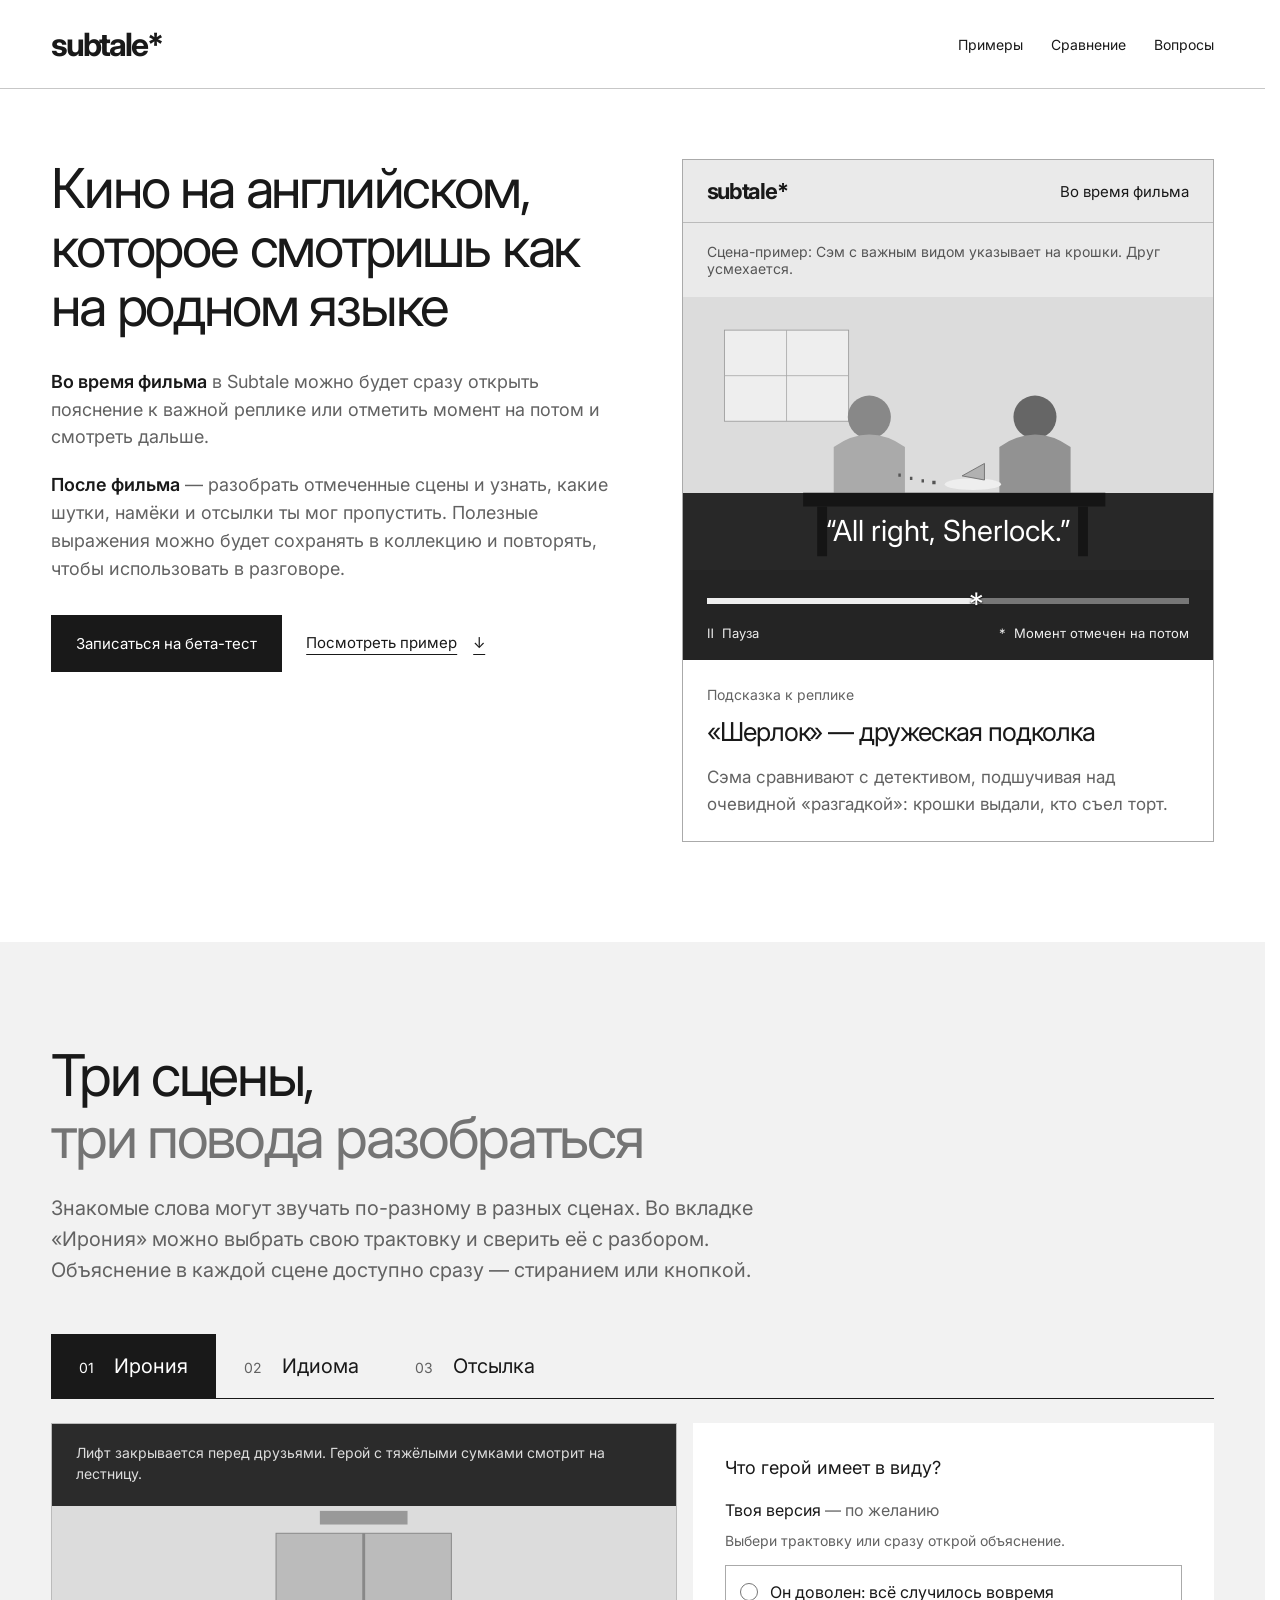
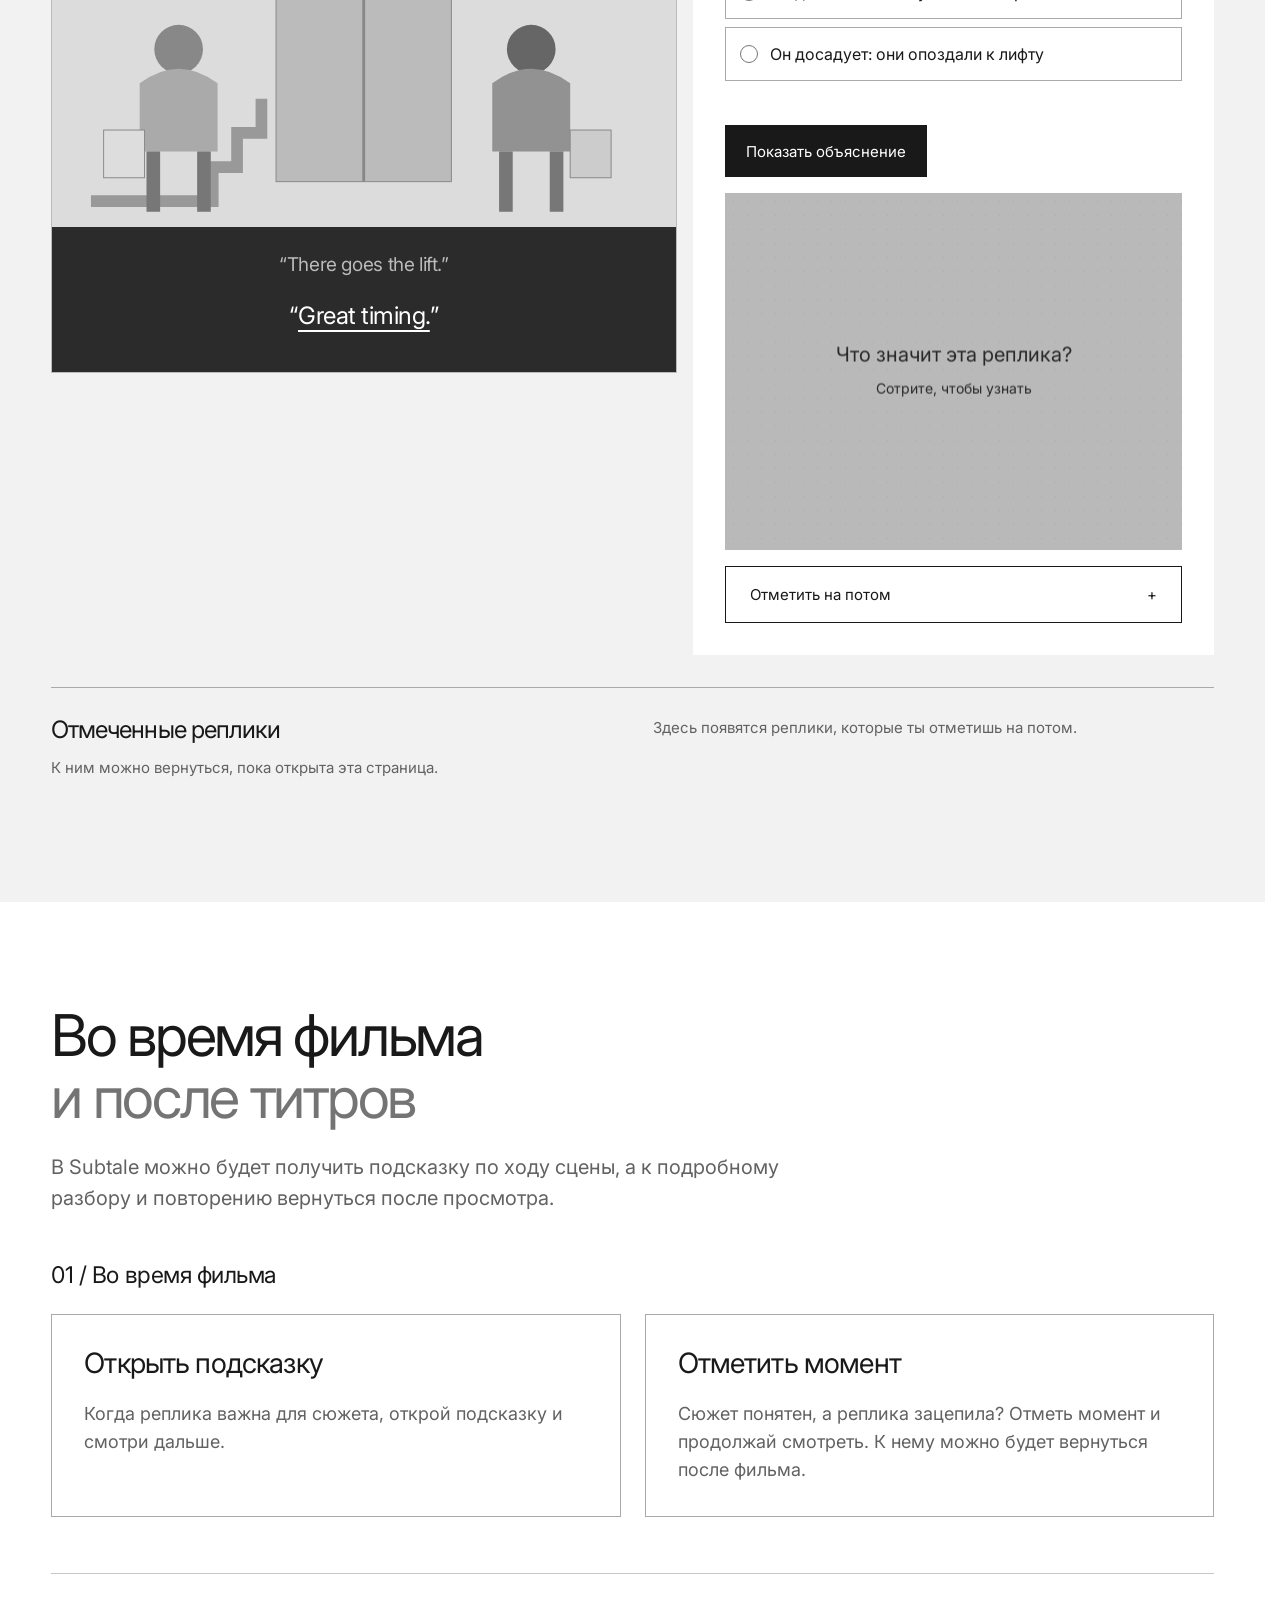
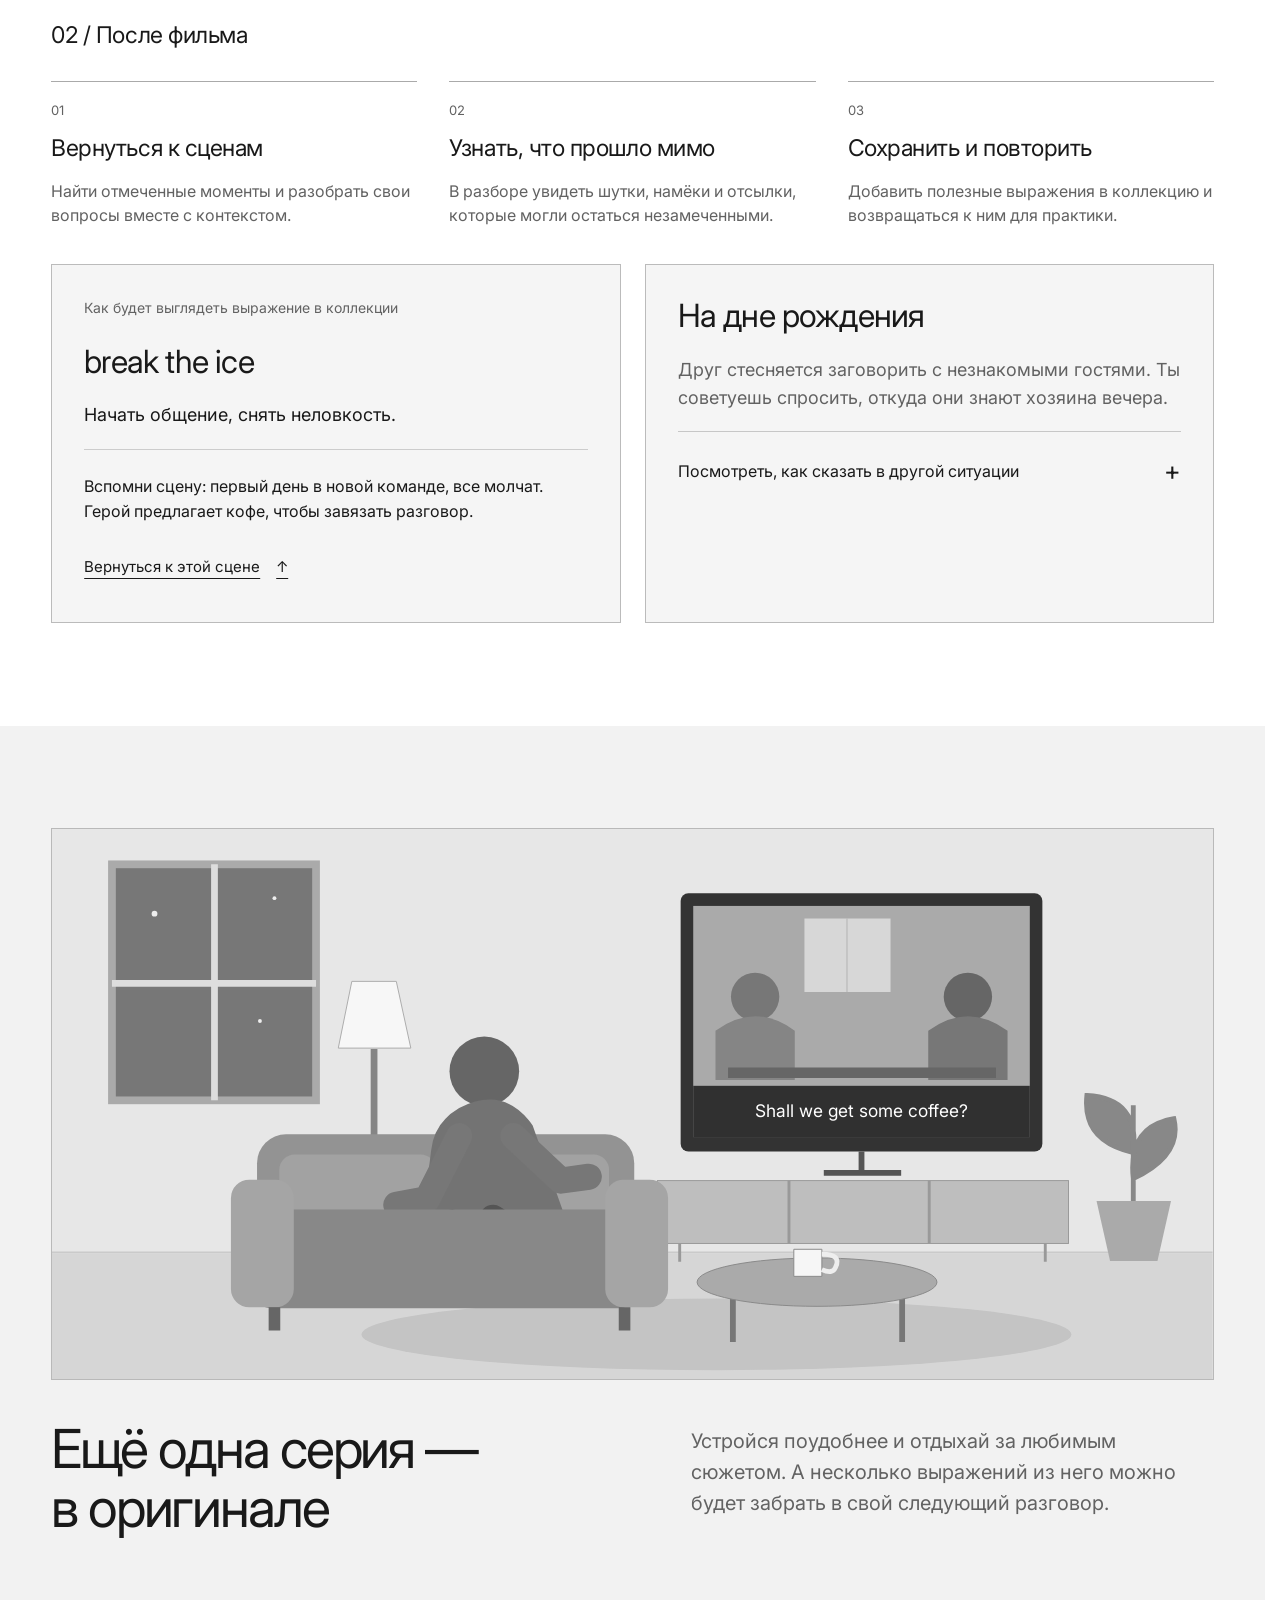
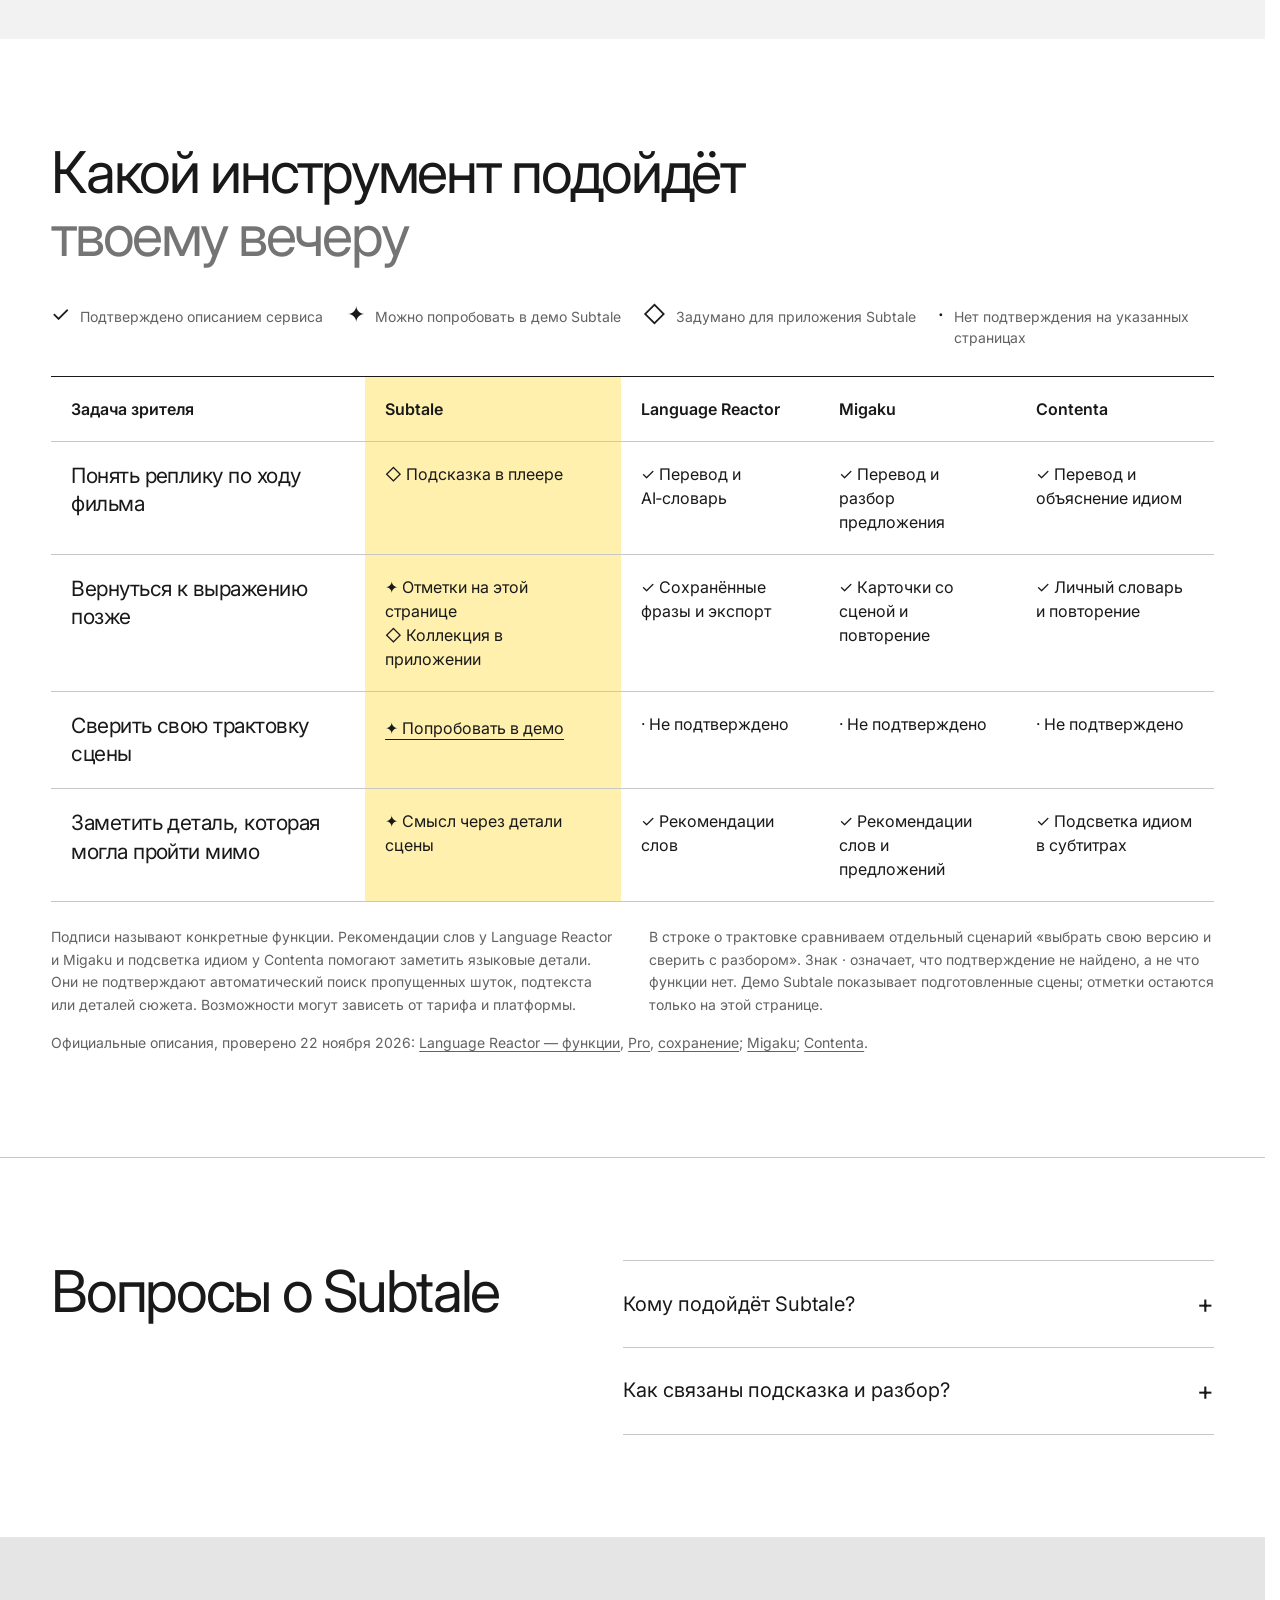
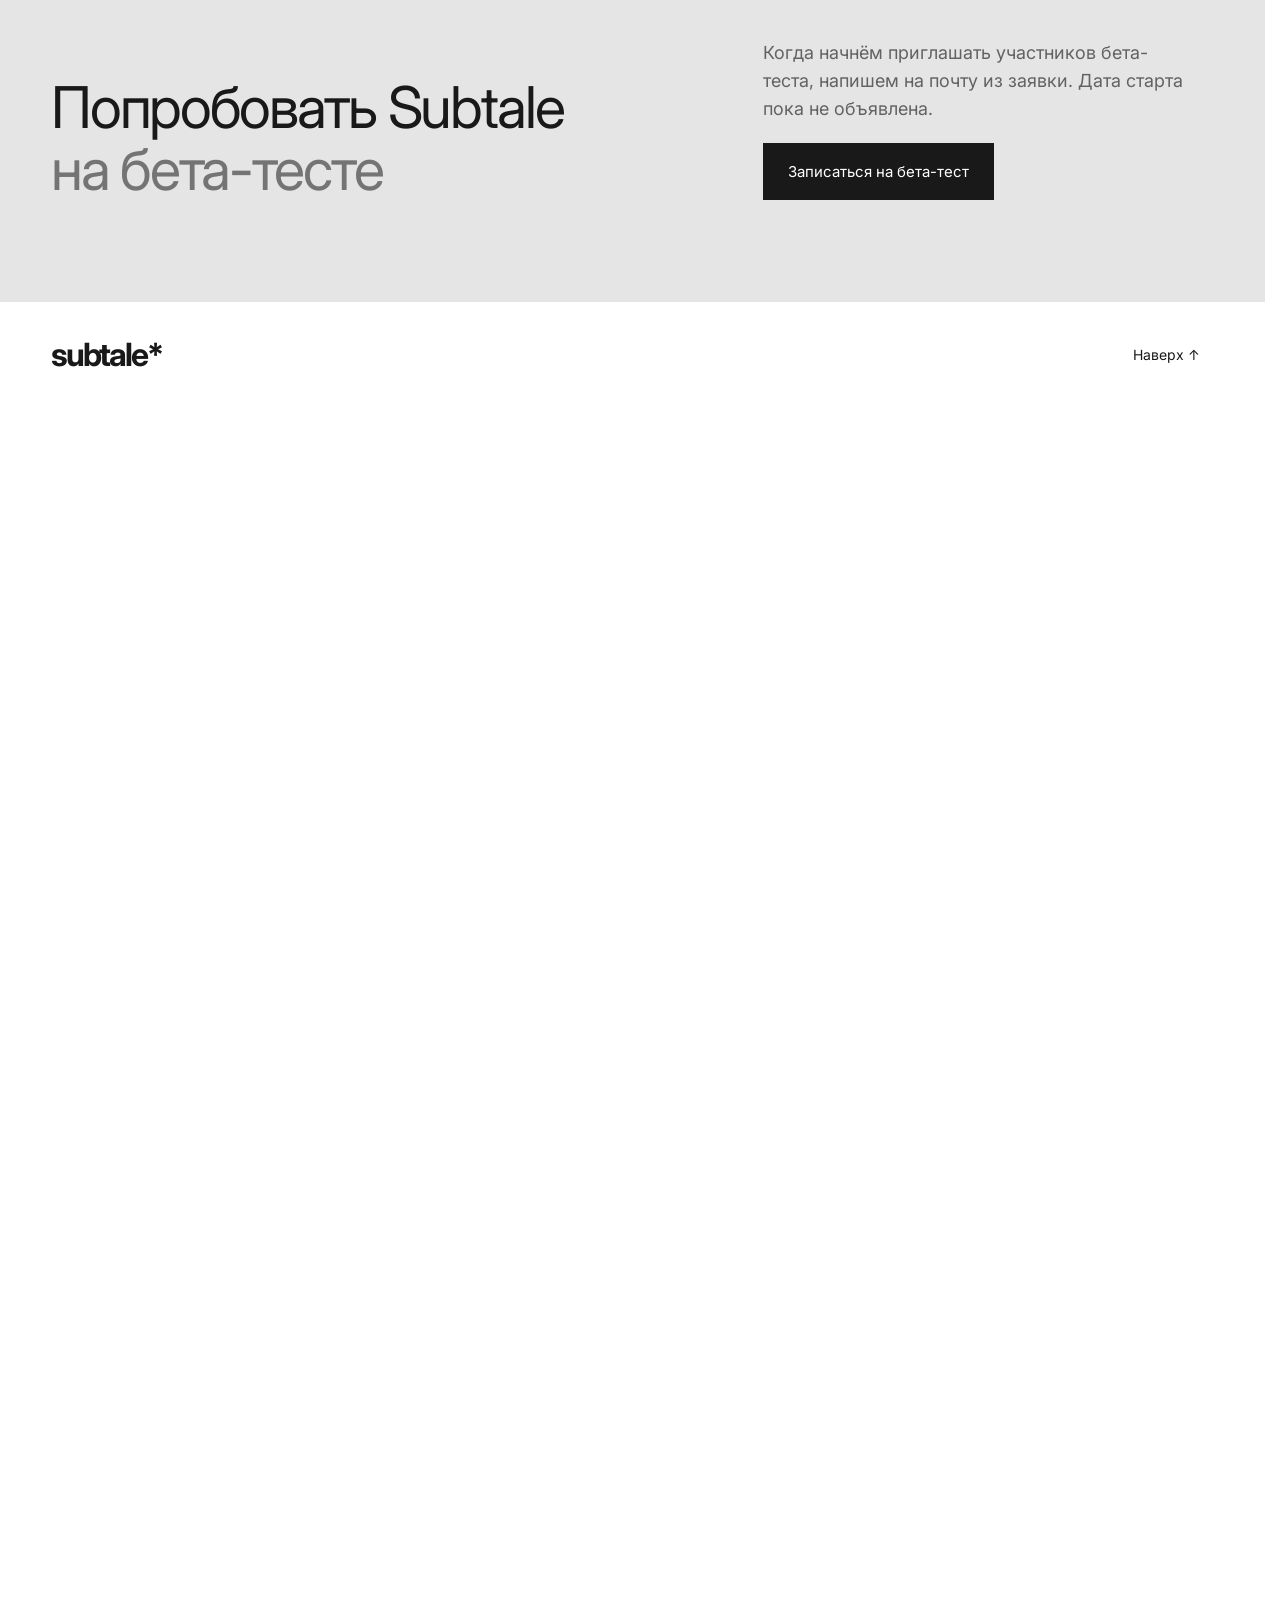
<file: index.html>
<!doctype html><html lang="ru"><head><meta charset="UTF-8"><meta name="viewport" content="width=device-width,initial-scale=1"><title>SUBTALE — wireframe</title><meta http-equiv="refresh" content="0;url=./wireframe/"></head><body><a href="./wireframe/">Открыть прототип SUBTALE</a></body></html>
</file>
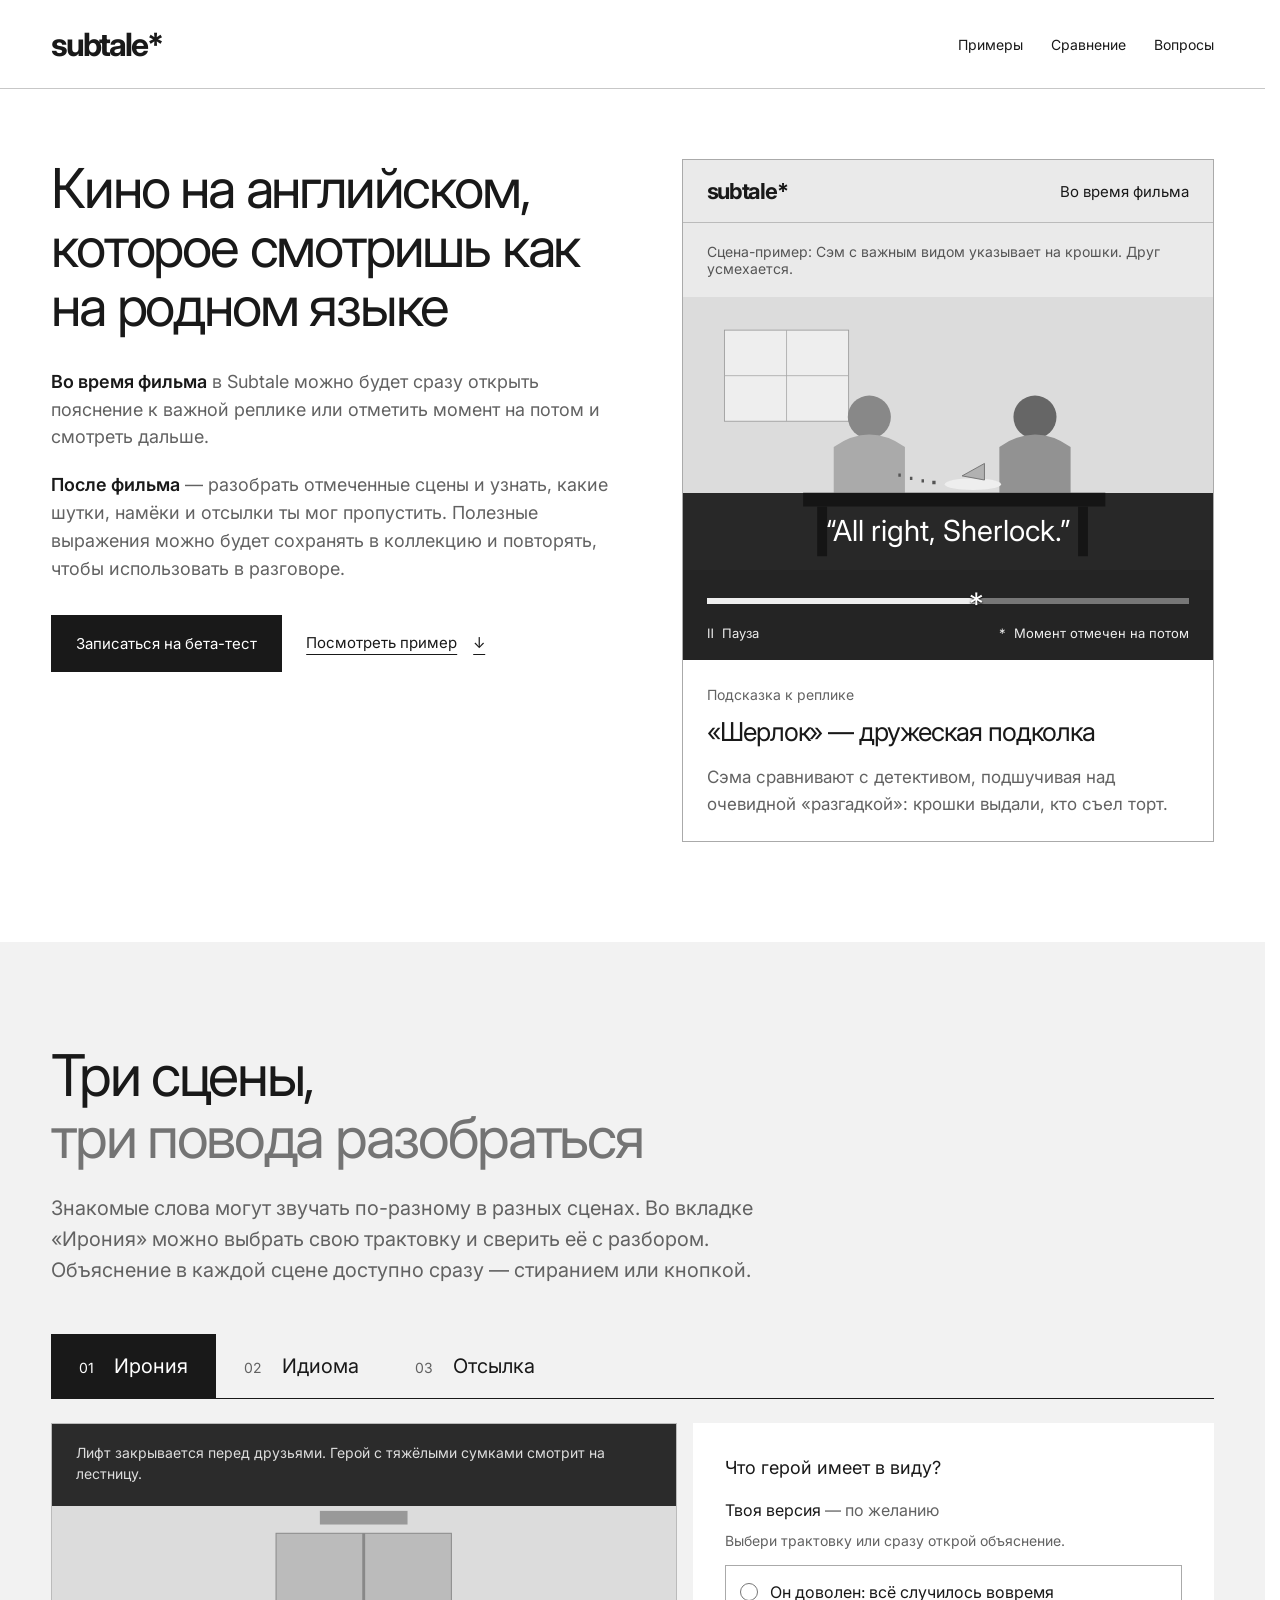
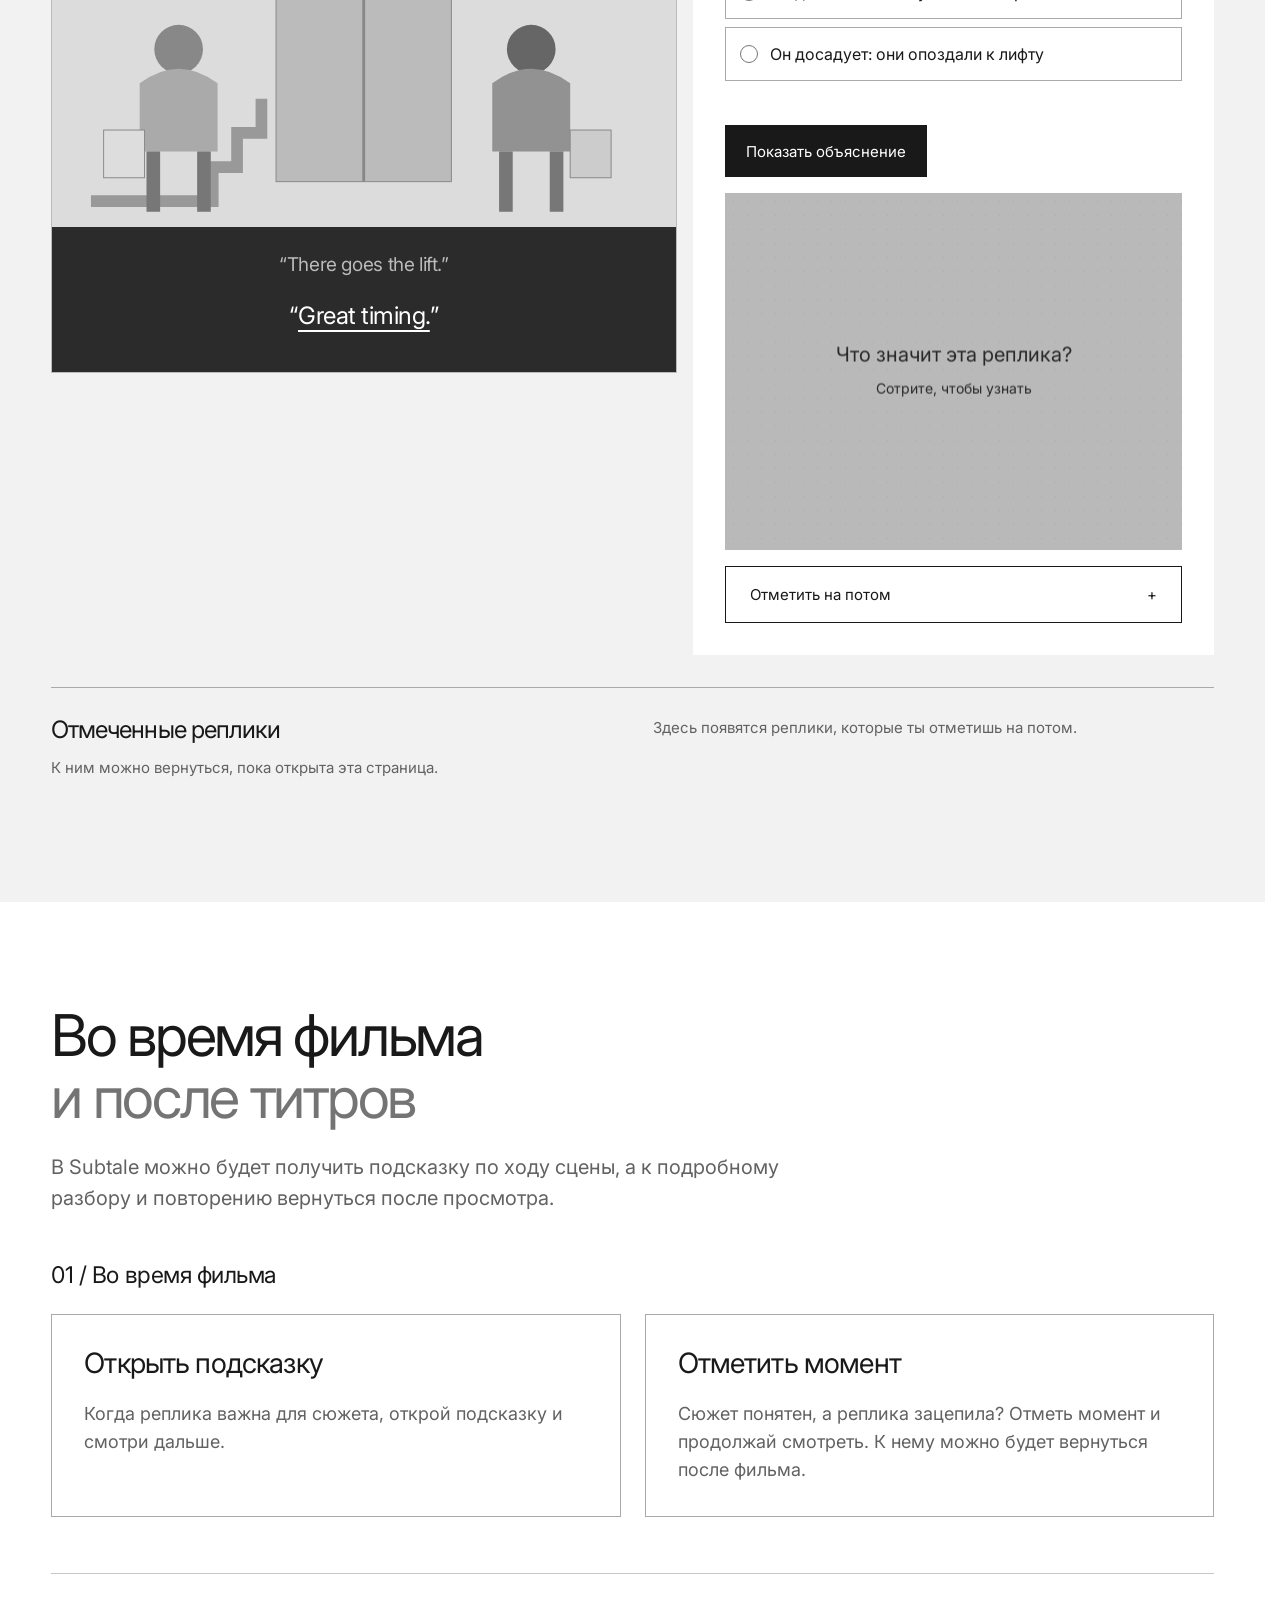
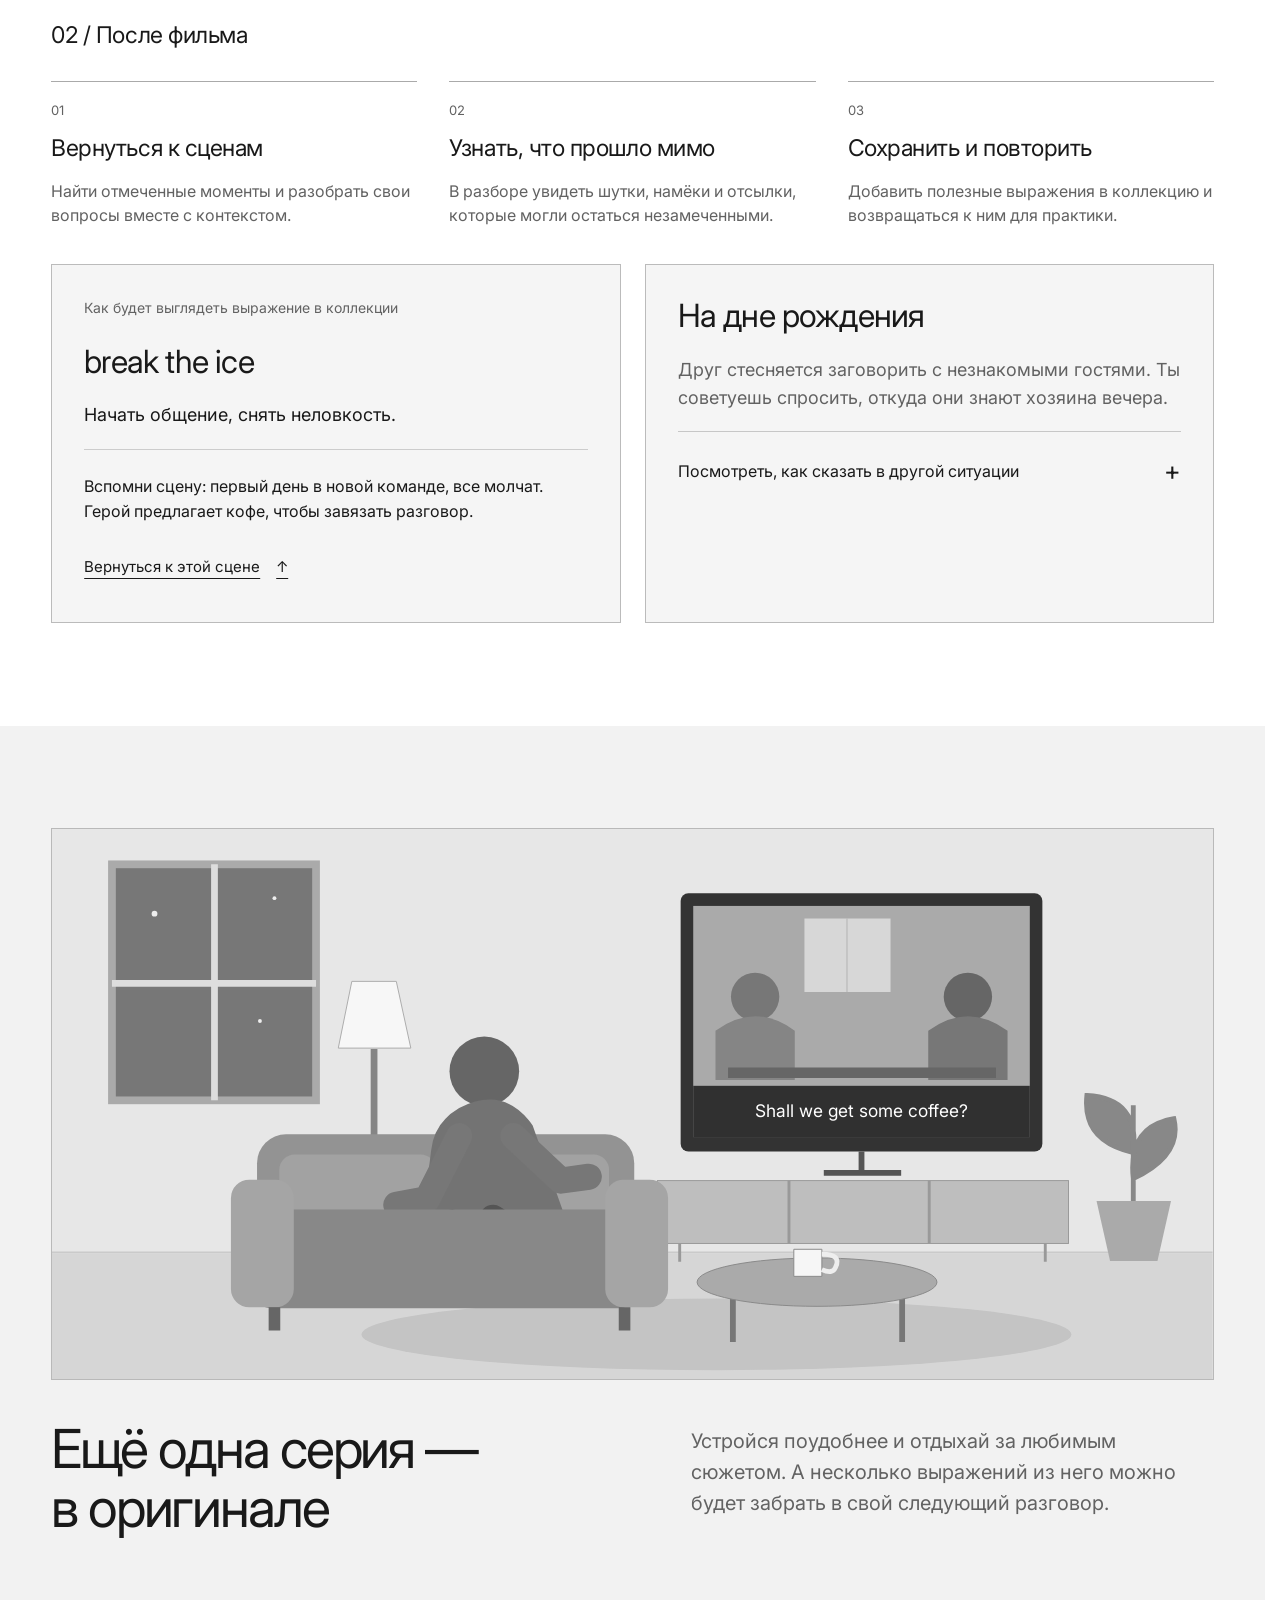
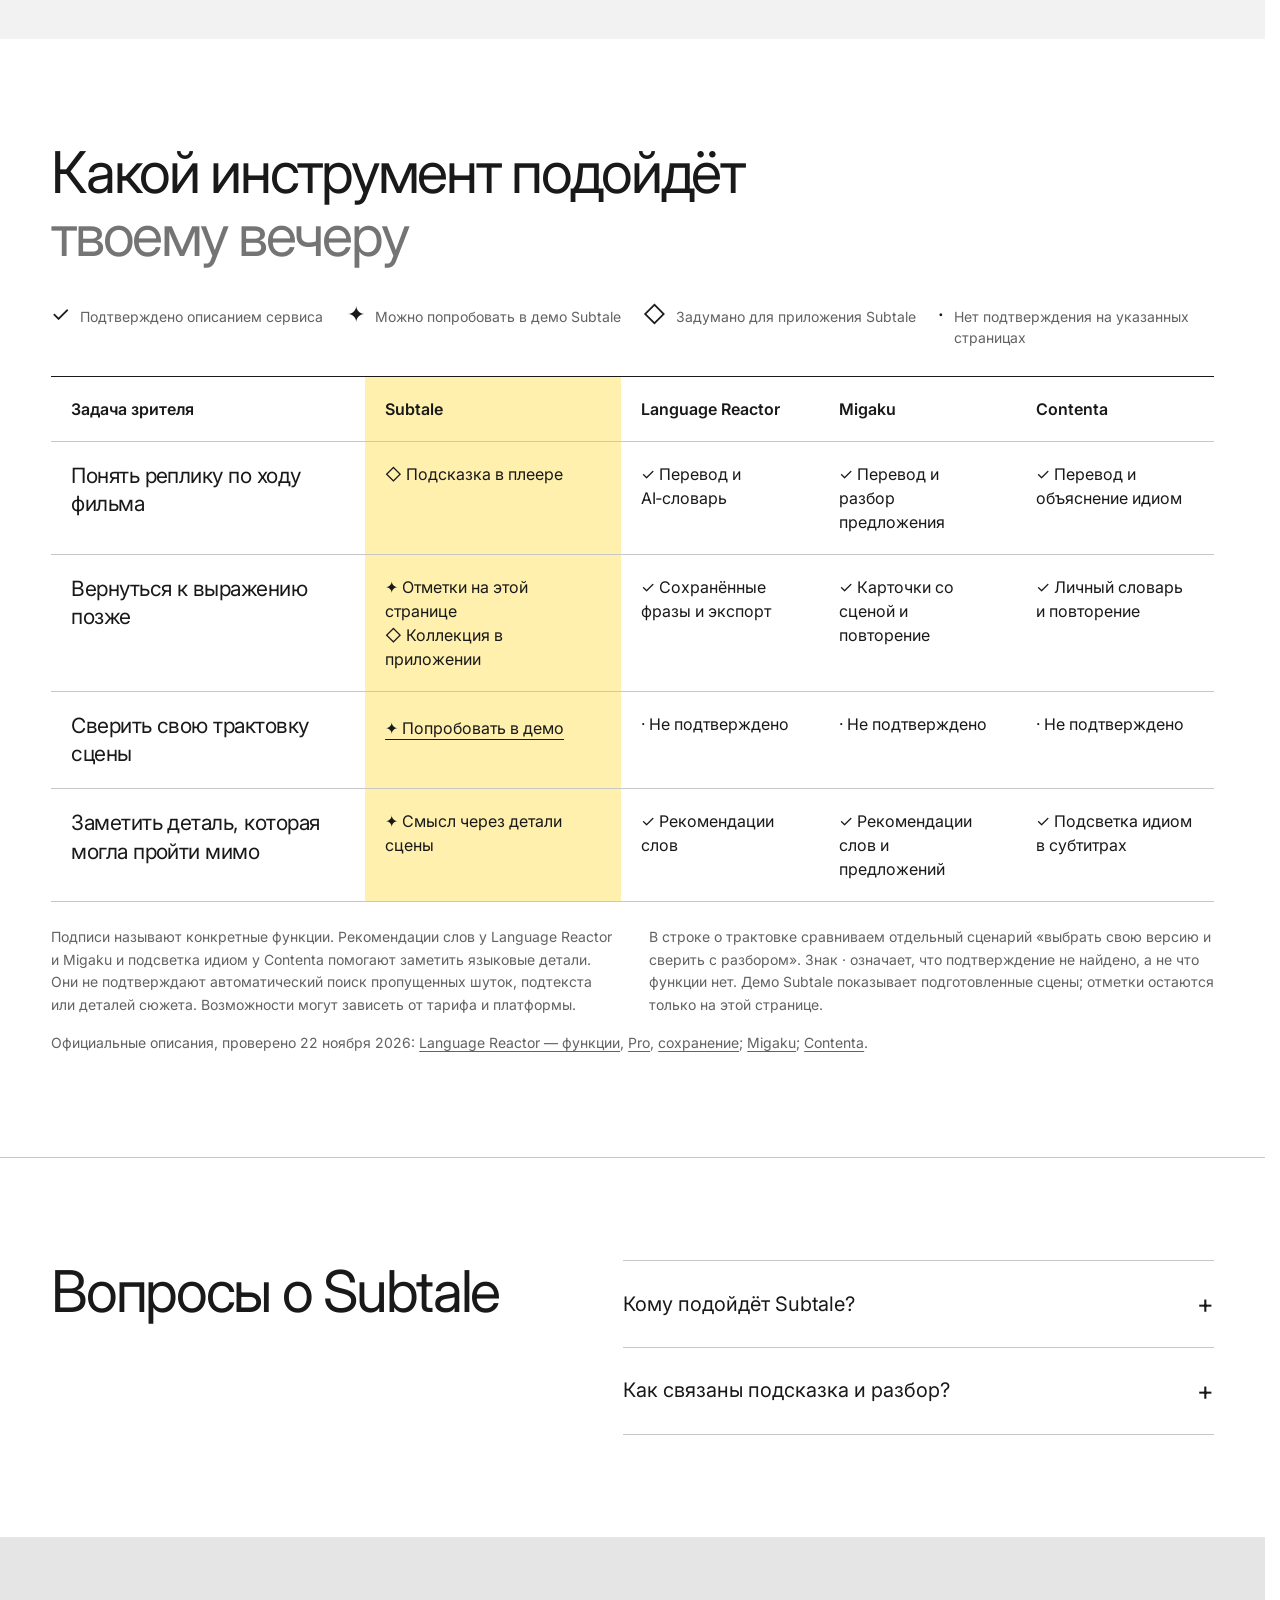
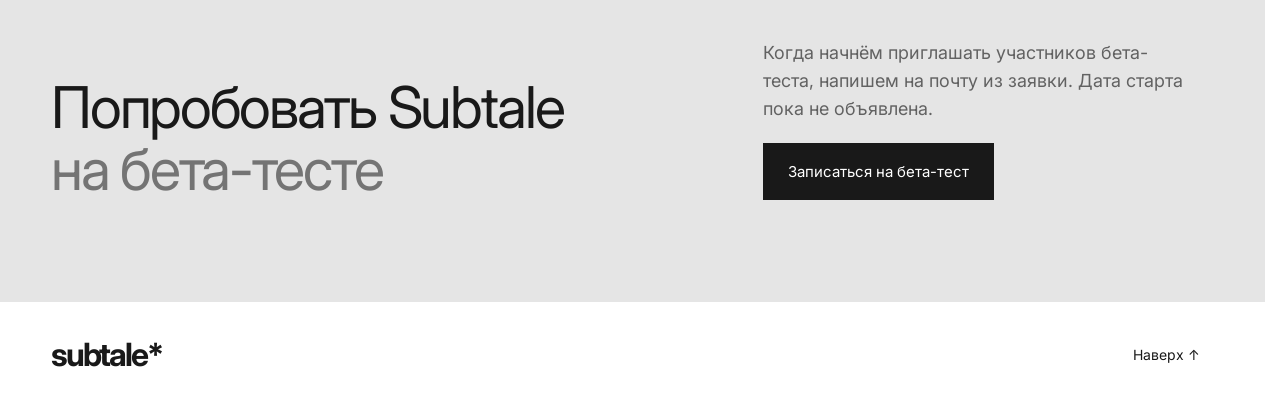
<file: wireframe/index.html>
<!doctype html>
<html lang="ru">
<head>
<meta charset="utf-8">
<meta name="viewport" content="width=device-width, initial-scale=1">
<meta name="description" content="Subtale: пояснения к репликам по ходу фильма и практика после просмотра. Попробуй три разбора и узнай о бета-тесте.">
<link rel="icon" href="data:,">
<link rel="preload" href="./fonts/Inter-variable.ttf" as="font" type="font/ttf" crossorigin>
<link rel="stylesheet" href="./wireframe.css">
<script src="./wireframe.js" defer></script>
<script src="./scratch-off.js" defer></script>
<title>Subtale — кино на английском и запись на бета-тест</title>
</head>
<body>
<a class="skip-link" href="#main">Перейти к содержанию</a>
<header class="header" id="top">
 <div class="container header-inner">
  <a class="logo" href="#top" aria-label="Subtale — наверх">subtale*</a>
  <nav aria-label="Навигация"><a href="#demo">Примеры</a><a href="#comparison">Сравнение</a><a href="#faq">Вопросы</a></nav>
  <a class="button dark header-cta" href="#beta-signup" data-beta-open hidden>Записаться на бета-тест</a>
 </div>
</header>
<main id="main" tabindex="-1">
<section class="container hero" aria-labelledby="hero-title">
 <div class="hero-copy">
  <h1 id="hero-title">Кино на английском, которое смотришь как на родном языке</h1>
  <div class="hero-description">
   <p><strong>Во время фильма</strong> в Subtale можно будет сразу открыть пояснение к важной реплике или отметить момент на потом и смотреть дальше.</p>
   <p><strong>После фильма</strong> — разобрать отмеченные сцены и узнать, какие шутки, намёки и отсылки ты мог пропустить. Полезные выражения можно будет сохранять в коллекцию и повторять, чтобы использовать в разговоре.</p>
  </div>
  <div class="hero-actions"><a class="button dark hero-cta" href="#beta-signup" data-beta-open>Записаться на бета-тест</a><a class="text-link" href="#demo" data-demo-link data-example-link="irony">Посмотреть пример <span aria-hidden="true">↓</span></a></div>
 </div>
 <figure class="hero-mockup watch-mockup" aria-label="Экран просмотра Subtale: сцена с пропавшим тортом, субтитр, подсказка и отметка на таймлайне">
  <figcaption class="mockup-heading"><span>subtale*</span><span>Во время фильма</span></figcaption>
  <div class="hero-setting">Сцена-пример: Сэм с важным видом указывает на крошки. Друг усмехается.</div>
  <div class="watch-frame">
   <svg class="scene-art" viewBox="0 0 640 330" aria-hidden="true"><rect x="50" y="40" width="150" height="110" fill="#eee" stroke="#999"/><path d="M125 40v110M50 95h150" stroke="#aaa"/><circle cx="225" cy="145" r="26" fill="#888"/><path d="M182 242v-61q43-30 86 0v61" fill="#aaa"/><circle cx="425" cy="145" r="26" fill="#666"/><path d="M382 242v-61q43-30 86 0v61" fill="#929292"/><path d="M145 236h365v17H145z" fill="#777"/><path d="M168 253v60m315-60v60" stroke="#777" stroke-width="12"/><ellipse cx="350" cy="226" rx="34" ry="7" fill="#eee"/><path d="M337 216l27-15v20z" fill="#b1b1b1" stroke="#666"/><path d="M301 224h4m-17-2h3m-17-3h3m-17-4h3" stroke="#555" stroke-width="4"/></svg>
   <p class="watch-subtitle" lang="en">“All right, Sherlock.”</p>
  </div>
  <div class="watch-transport">
   <div class="watch-timeline" role="img" aria-label="Таймлайн просмотра: момент с репликой отмечен на потом"><span class="watch-progress"></span><span class="watch-marker" aria-hidden="true">*</span></div>
   <div class="watch-state"><span><span aria-hidden="true">Ⅱ</span> Пауза</span><span><span aria-hidden="true">*</span> Момент отмечен на потом</span></div>
  </div>
  <div class="mockup-explanation"><p class="card-label">Подсказка к реплике</p><h3>«Шерлок» — дружеская подколка</h3><p>Сэма сравнивают с детективом, подшучивая над очевидной «разгадкой»: крошки выдали, кто съел торт.</p></div>
 </figure>
</section>

<section class="section demo-section" id="demo" aria-labelledby="demo-title">
 <div class="container">
  <div class="section-intro"><h2 id="demo-title" tabindex="-1">Три сцены,<br><span class="muted">три повода разобраться</span></h2><p>Знакомые слова могут звучать по-разному в разных сценах. Во вкладке «Ирония» можно выбрать свою трактовку и сверить её с разбором. Объяснение в каждой сцене доступно сразу — стиранием или кнопкой.</p></div>
  <div class="example-tabs" role="tablist" aria-label="Примеры разбора" hidden>
   <button type="button" role="tab" id="tab-irony" aria-controls="panel-irony" aria-selected="true" tabindex="0">01 <span>Ирония</span></button>
   <button type="button" role="tab" id="tab-idiom" aria-controls="panel-idiom" aria-selected="false" tabindex="-1">02 <span>Идиома</span></button>
   <button type="button" role="tab" id="tab-reference" aria-controls="panel-reference" aria-selected="false" tabindex="-1">03 <span>Отсылка</span></button>
  </div>
  <div class="example-panel" id="panel-irony" data-example="irony">
   <div class="dialogue-stage">
    <p class="scene-context">Лифт закрывается перед друзьями. Герой с тяжёлыми сумками смотрит на лестницу.</p>
    <svg class="scene-art" viewBox="0 0 640 330" aria-hidden="true"><rect x="230" y="28" width="180" height="255" fill="#bbb" stroke="#888"/><path d="M320 28v255" stroke="#888" stroke-width="3"/><rect x="275" y="5" width="90" height="14" fill="#999"/><path d="M40 303h125v-35h25v-35h25v-35" fill="none" stroke="#999" stroke-width="12"/><circle cx="130" cy="147" r="25" fill="#888"/><path d="M90 252v-70q40-30 80 0v70" fill="#aaa"/><circle cx="492" cy="147" r="25" fill="#666"/><path d="M452 252v-70q40-30 80 0v70" fill="#929292"/><path d="M104 252v62m52-62v62m310-62v62m52-62v62" stroke="#777" stroke-width="14"/><rect x="53" y="230" width="42" height="49" fill="#ddd" stroke="#888"/><rect x="532" y="230" width="42" height="49" fill="#ccc" stroke="#888"/></svg>
    <div class="dialogue"><p class="scene-line scene-lead-in" lang="en">“There goes the lift.”</p><p class="scene-line" lang="en">“<mark>Great timing.</mark>”</p></div>
   </div>
   <div class="meaning-card">
    <p class="card-label">Что герой имеет в виду?</p>
    <fieldset class="interpretation-choice" aria-describedby="interpretation-hint">
     <legend>Твоя версия <span>— по желанию</span></legend>
     <p id="interpretation-hint">Выбери трактовку или сразу открой объяснение.</p>
     <label><input type="radio" name="timing-interpretation" value="sincere"><span>Он доволен: всё случилось вовремя</span></label>
     <label><input type="radio" name="timing-interpretation" value="ironic"><span>Он досадует: они опоздали к лифту</span></label>
    </fieldset>
    <div class="scratch-actions"><button class="button dark scratch-reveal" type="button" aria-controls="answer-irony" aria-expanded="false" hidden>Показать объяснение</button><button class="scratch-reset text-link" type="button" hidden>Стереть ещё раз</button></div>
    <p class="interpretation-feedback" id="interpretation-feedback" role="status" aria-live="polite" hidden></p>
    <div class="scratch-card" data-scratch="irony">
     <div class="scratch-answer" id="answer-irony"><h3>«Вовремя» —<br>с иронией</h3><p>В другой сцене <span lang="en">great timing</span> могло бы быть искренней похвалой. Здесь лифт уехал, а герой смотрит на лестницу: сумки придётся нести самому. Он досадует и говорит об удачном моменте с иронией.</p><p class="scratch-translation">«Лифт ушёл».<br>«Как вовремя».</p></div>
     <canvas class="scratch-canvas" aria-hidden="true" hidden></canvas>
    </div>
    <p class="scratch-status visually-hidden" role="status" aria-live="polite"></p>
    <button class="button save-button" type="button" data-save="irony" aria-pressed="false" hidden>Отметить на потом <span aria-hidden="true">+</span></button>
   </div>
  </div>
  <div class="example-panel" id="panel-idiom" data-example="idiom">
   <div class="dialogue-stage">
    <p class="scene-context">Первый день в новой команде. За столом неловкое молчание.</p>
    <svg class="scene-art" viewBox="0 0 640 330" aria-hidden="true"><rect x="52" y="38" width="170" height="105" fill="#eee" stroke="#999"/><path d="M137 38v105M52 91h170" stroke="#aaa"/><rect x="460" y="40" width="120" height="125" fill="#d4d4d4" stroke="#aaa"/><path d="M475 65h80m-80 22h65m-65 22h70" stroke="#999"/><circle cx="215" cy="145" r="27" fill="#929292"/><path d="M166 242v-52q49-40 98 0v52" fill="#aaa"/><circle cx="415" cy="145" r="27" fill="#777"/><path d="M366 242v-52q49-40 98 0v52" fill="#929292"/><path d="M144 230h350v18H144z" fill="#777"/><path d="M165 248v65m305-65v65" stroke="#777" stroke-width="12"/><path d="M290 209h25v20h-25zM325 209h25v20h-25z" fill="#eee" stroke="#666"/></svg>
    <div class="dialogue"><p class="scene-line scene-lead-in" lang="en">“Nobody’s saying a word.”</p><p class="scene-line" lang="en">“Let’s <mark>break the ice</mark>. Who wants coffee?”</p></div>
   </div>
   <div class="meaning-card">
    <p class="card-label">Что значит break the ice в этой сцене?</p>
    <p class="scratch-instruction" id="scratch-hint-idiom">Открой смысл выражения и узнай, зачем герой сказал это здесь.</p>
    <div class="scratch-actions"><button class="button dark scratch-reveal" type="button" aria-controls="answer-idiom" aria-expanded="false" hidden>Показать объяснение</button><button class="scratch-reset text-link" type="button" hidden>Стереть ещё раз</button></div>
    <div class="scratch-card" data-scratch="idiom">
     <div class="scratch-answer" id="answer-idiom"><h3>Начать общение,<br>снять неловкость</h3><p><span lang="en">Break the ice</span> — помочь людям почувствовать себя свободнее в начале общения. Герой предлагает кофе, чтобы дать новым коллегам повод заговорить.</p><p class="scratch-translation">«Все молчат».<br>«Давайте разрядим обстановку. Кто хочет кофе?»</p></div>
     <canvas class="scratch-canvas" aria-hidden="true" hidden></canvas>
    </div>
    <p class="scratch-status visually-hidden" role="status" aria-live="polite"></p>
    <button class="button save-button" type="button" data-save="idiom" aria-pressed="false" hidden>Отметить на потом <span aria-hidden="true">+</span></button>
   </div>
  </div>
  <div class="example-panel" id="panel-reference" data-example="reference">
   <div class="dialogue-stage">
    <p class="scene-context">В офисе пропал торт. Сэм замечает крошки на столе коллеги.</p>
    <svg class="scene-art" viewBox="0 0 640 330" aria-hidden="true"><rect x="50" y="40" width="150" height="110" fill="#eee" stroke="#999"/><path d="M125 40v110M50 95h150" stroke="#aaa"/><circle cx="225" cy="145" r="26" fill="#888"/><path d="M182 242v-61q43-30 86 0v61" fill="#aaa"/><circle cx="425" cy="145" r="26" fill="#666"/><path d="M382 242v-61q43-30 86 0v61" fill="#929292"/><path d="M145 236h365v17H145z" fill="#777"/><path d="M168 253v60m315-60v60" stroke="#777" stroke-width="12"/><ellipse cx="350" cy="226" rx="34" ry="7" fill="#eee"/><path d="M337 216l27-15v20z" fill="#b1b1b1" stroke="#666"/><path d="M301 224h4m-17-2h3m-17-3h3m-17-4h3" stroke="#555" stroke-width="4"/></svg>
    <div class="dialogue"><p class="scene-line scene-lead-in" lang="en">“The crumbs lead straight to Tom’s desk.”</p><p class="scene-line" lang="en">“All right, <mark>Sherlock</mark>. Mystery solved.”</p></div>
   </div>
   <div class="meaning-card">
    <p class="card-label">Зачем Сэма называют Шерлоком?</p>
    <p class="scratch-instruction" id="scratch-hint-reference">Открой смысл выражения и узнай, зачем герой сказал это здесь.</p>
    <div class="scratch-actions"><button class="button dark scratch-reveal" type="button" aria-controls="answer-reference" aria-expanded="false" hidden>Показать объяснение</button><button class="scratch-reset text-link" type="button" hidden>Стереть ещё раз</button></div>
    <div class="scratch-card" data-scratch="reference">
     <div class="scratch-answer" id="answer-reference"><h3>Сравнить<br>с детективом</h3><p>Сэма сравнивают с Шерлоком Холмсом: он нашёл «улику» и раскрыл пропажу торта. Находка очевидна, поэтому реплика может звучать как дружеская подколка. Точный тон зависел бы от подачи актёров.</p><p class="scratch-translation">«Крошки ведут прямо к столу Тома».<br>«Ладно, Шерлок. Загадка раскрыта».</p></div>
     <canvas class="scratch-canvas" aria-hidden="true" hidden></canvas>
    </div>
    <p class="scratch-status visually-hidden" role="status" aria-live="polite"></p>
    <button class="button save-button" type="button" data-save="reference" aria-pressed="false" hidden>Отметить на потом <span aria-hidden="true">+</span></button>
   </div>
  </div>
  <div class="saved-moments" id="saved-moments" hidden>
   <div><h3>Отмеченные реплики</h3><p>К ним можно вернуться, пока открыта эта страница.</p></div>
   <div class="saved-content"><p id="saved-empty">Здесь появятся реплики, которые ты отметишь на потом.</p><ul id="saved-list" aria-label="Отмеченные реплики"></ul><p id="save-status" class="visually-hidden" role="status" aria-live="polite"></p></div>
  </div>
 </div>
</section>

<section class="section viewing-section" id="how" aria-labelledby="how-title">
 <div class="container">
  <div class="section-intro"><h2 id="how-title">Во время фильма<br><span class="muted">и после титров</span></h2><p>В Subtale можно будет получить подсказку по ходу сцены, а к подробному разбору и повторению вернуться после просмотра.</p></div>
  <div class="viewing-phase">
   <h3 class="phase-title">01 / Во время фильма</h3>
   <div class="viewing-options">
    <article><h4>Открыть подсказку</h4><p>Когда реплика важна для сюжета, открой подсказку и смотри дальше.</p></article>
    <article><h4>Отметить момент</h4><p>Сюжет понятен, а реплика зацепила? Отметь момент и продолжай смотреть. К нему можно будет вернуться после фильма.</p></article>
   </div>
  </div>
  <div class="practice-flow" id="practice" aria-labelledby="practice-title">
   <div class="practice-heading"><h3 class="phase-title" id="practice-title">02 / После фильма</h3></div>
   <ol class="after-viewing-steps">
    <li><h4>Вернуться к сценам</h4><p>Найти отмеченные моменты и разобрать свои вопросы вместе с контекстом.</p></li>
    <li><h4>Узнать, что прошло мимо</h4><p>В разборе увидеть шутки, намёки и отсылки, которые могли остаться незамеченными.</p></li>
    <li><h4>Сохранить и повторить</h4><p>Добавить полезные выражения в коллекцию и возвращаться к ним для практики.</p></li>
   </ol>
   <div class="practice-grid">
    <article class="practice-card"><p class="card-label">Как будет выглядеть выражение в коллекции</p><h4 lang="en">break the ice</h4><p>Начать общение, снять неловкость.</p><p class="practice-note">Вспомни сцену: первый день в новой команде, все молчат. Герой предлагает кофе, чтобы завязать разговор.</p><a class="text-link" href="#demo" data-example-link="idiom">Вернуться к этой сцене <span aria-hidden="true">↑</span></a></article>
    <article class="practice-card practice-prompt"><h4>На дне рождения</h4><p>Друг стесняется заговорить с незнакомыми гостями. Ты советуешь спросить, откуда они знают хозяина вечера.</p><details><summary>Посмотреть, как сказать в другой ситуации <span aria-hidden="true">+</span></summary><blockquote lang="en">“Ask them how they know the host. It’ll help <mark>break the ice</mark>.”</blockquote><p>«Спроси, откуда они знают хозяина вечера. Это поможет начать разговор».</p></details></article>
   </div>
  </div>
 </div>
</section>

<section class="section evening-section" id="evening" aria-labelledby="evening-title">
 <div class="container">
  <figure class="evening-frame"><svg xmlns="http://www.w3.org/2000/svg" viewBox="0 0 1200 600" preserveAspectRatio="xMidYMid slice" role="img" aria-labelledby="evening-art-title">
 <title id="evening-art-title">Вечер дома: зритель устроился на диване с чашкой и смотрит сериал с английскими субтитрами</title>
 <rect width="1200" height="600" fill="#e7e7e7"/>
 <path d="M0 453H1200" stroke="#bbb"/>
 <rect y="454" width="1200" height="146" fill="#d6d6d6"/>
 <rect x="62" y="52" width="211" height="244" fill="#777" stroke="#aaa" stroke-width="8"/>
 <path d="M168 52V296M62 175H273" stroke="#ddd" stroke-width="7"/>
 <circle cx="106" cy="103" r="3" fill="#eee"/><circle cx="215" cy="214" r="2" fill="#eee"/><circle cx="230" cy="87" r="2" fill="#eee"/>
 <path d="M333 243V465" stroke="#858585" stroke-width="7"/>
 <path d="M296 242L310 173H356L371 242Z" fill="#f7f7f7" stroke="#aaa"/>
 <ellipse cx="333" cy="466" rx="42" ry="7" fill="#aaa"/>
 <g class="evening-tv">
 <rect x="650" y="82" width="374" height="267" rx="8" fill="#333"/>
 <rect x="663" y="95" width="348" height="239" fill="#aaa"/>
 <rect x="778" y="108" width="89" height="76" fill="#d7d7d7"/>
 <path d="M822 108V184" stroke="#b2b2b2"/>
 <circle cx="727" cy="189" r="25" fill="#777"/><path d="M686 275V224Q727 194 768 224V275" fill="#858585"/>
 <circle cx="947" cy="189" r="25" fill="#666"/><path d="M906 275V224Q947 194 988 224V275" fill="#777"/>
 <path d="M699 262H976V273H699Z" fill="#666"/>
 <rect x="663" y="281" width="348" height="53" fill="#303030"/>
 <text x="837" y="313" text-anchor="middle" font-family="Inter,Arial,sans-serif" font-size="18" fill="#fff" lang="en">Shall we get some coffee?</text>
 <path d="M837 349V369M798 371H878" stroke="#555" stroke-width="6"/>
 <rect x="626" y="379" width="425" height="65" fill="#bebebe" stroke="#999"/>
 <path d="M762 379V444M907 379V444M649 444V463M1027 444V463" stroke="#999" stroke-width="3"/>
 </g>
 <ellipse cx="687" cy="538" rx="367" ry="37" fill="#c4c4c4"/>
 <rect x="212" y="331" width="390" height="166" rx="30" fill="#939393"/>
 <rect x="235" y="352" width="162" height="90" rx="16" fill="#a2a2a2"/>
 <rect x="405" y="352" width="171" height="90" rx="16" fill="#a2a2a2"/>
 <circle cx="447" cy="266" r="36" fill="#666"/>
 <path d="M421 304Q468 280 497 322L532 421H383L392 348Q395 319 421 304Z" fill="#737373"/>
 <path d="M421 333L388 398L356 404M477 333L526 379L555 375" fill="none" stroke="#777" stroke-width="27" stroke-linecap="round" stroke-linejoin="round"/>
 <path d="M456 418L511 454L571 451M414 423L453 483L512 490" fill="none" stroke="#555" stroke-width="28" stroke-linecap="round" stroke-linejoin="round"/>
 <rect x="204" y="409" width="405" height="102" rx="23" fill="#888"/>
 <rect x="185" y="378" width="65" height="132" rx="19" fill="#a5a5a5"/>
 <rect x="572" y="378" width="65" height="132" rx="19" fill="#a5a5a5"/>
 <path d="M230 510V534M592 510V534" stroke="#666" stroke-width="12"/>
 <path d="M704 488V546M879 488V546" stroke="#777" stroke-width="6"/>
 <ellipse cx="791" cy="484" rx="124" ry="25" fill="#aaa" stroke="#888"/>
 <path d="M767 450H796V478H767Z" fill="#f6f6f6" stroke="#888"/><path d="M796 455Q817 455 810 469Q807 476 796 471" fill="none" stroke="#eee" stroke-width="5"/>
 <path d="M1118 400V301M1118 350Q1065 338 1070 291Q1125 294 1118 350M1118 377Q1169 353 1160 315Q1112 323 1118 377" fill="#888" stroke="#888" stroke-width="5"/>
 <path d="M1080 400H1157L1143 462H1094Z" fill="#aaa"/>
</svg></figure>
  <div class="evening-copy"><h2 id="evening-title">Ещё одна серия —<br>в оригинале</h2><p>Устройся поудобнее и отдыхай за любимым сюжетом. А несколько выражений из него можно будет забрать в свой следующий разговор.</p></div>
 </div>
</section>

<section class="section comparison-section" id="comparison" aria-labelledby="comparison-title">
 <div class="container">
  <div class="section-intro"><h2 id="comparison-title">Какой инструмент подойдёт<br><span class="muted">твоему вечеру</span></h2></div>
  <ul class="comparison-legend" id="comparison-legend" aria-label="Обозначения в сравнении">
   <li><b>✓</b> Подтверждено описанием сервиса</li><li><b>✦</b> Можно попробовать в демо Subtale</li><li><b>◇</b> Задумано для приложения Subtale</li><li><b>·</b> Нет подтверждения на указанных страницах</li>
  </ul>
  <table class="comparison-table" role="table" aria-labelledby="comparison-title" aria-describedby="comparison-legend comparison-note">
   <colgroup><col class="task-column"><col class="subtale-column"><col><col><col></colgroup>
   <thead role="rowgroup"><tr role="row"><th scope="col" id="compare-task" role="columnheader">Задача зрителя</th><th scope="col" id="compare-subtale" role="columnheader" class="is-subtale">Subtale</th><th scope="col" id="compare-lr" role="columnheader">Language Reactor</th><th scope="col" id="compare-migaku" role="columnheader">Migaku</th><th scope="col" id="compare-contenta" role="columnheader">Contenta</th></tr></thead>
   <tbody role="rowgroup">
    <tr role="row"><th scope="row" id="task-during" role="rowheader">Понять реплику по ходу фильма</th><td role="cell" headers="task-during compare-subtale" class="is-subtale"><span class="mobile-service" aria-hidden="true">Subtale</span><div class="feature-cell">◇ Подсказка в плеере</div></td><td role="cell" headers="task-during compare-lr"><span class="mobile-service" aria-hidden="true">Language Reactor</span><div class="feature-cell">✓ Перевод и AI‑словарь</div></td><td role="cell" headers="task-during compare-migaku"><span class="mobile-service" aria-hidden="true">Migaku</span><div class="feature-cell">✓ Перевод и разбор предложения</div></td><td role="cell" headers="task-during compare-contenta"><span class="mobile-service" aria-hidden="true">Contenta</span><div class="feature-cell">✓ Перевод и объяснение идиом</div></td></tr>
    <tr role="row"><th scope="row" id="task-later" role="rowheader">Вернуться к выражению позже</th><td role="cell" headers="task-later compare-subtale" class="is-subtale"><span class="mobile-service" aria-hidden="true">Subtale</span><div class="feature-cell">✦ Отметки на этой странице<br>◇ Коллекция в приложении</div></td><td role="cell" headers="task-later compare-lr"><span class="mobile-service" aria-hidden="true">Language Reactor</span><div class="feature-cell">✓ Сохранённые фразы и экспорт</div></td><td role="cell" headers="task-later compare-migaku"><span class="mobile-service" aria-hidden="true">Migaku</span><div class="feature-cell">✓ Карточки со сценой и повторение</div></td><td role="cell" headers="task-later compare-contenta"><span class="mobile-service" aria-hidden="true">Contenta</span><div class="feature-cell">✓ Личный словарь и повторение</div></td></tr>
    <tr role="row"><th scope="row" id="task-interpret" role="rowheader">Сверить свою трактовку сцены</th><td role="cell" headers="task-interpret compare-subtale" class="is-subtale"><span class="mobile-service" aria-hidden="true">Subtale</span><div class="feature-cell"><a class="comparison-demo" href="#demo" data-example-link="irony">✦ Попробовать в демо</a></div></td><td role="cell" headers="task-interpret compare-lr"><span class="mobile-service" aria-hidden="true">Language Reactor</span><div class="feature-cell">· Не подтверждено</div></td><td role="cell" headers="task-interpret compare-migaku"><span class="mobile-service" aria-hidden="true">Migaku</span><div class="feature-cell">· Не подтверждено</div></td><td role="cell" headers="task-interpret compare-contenta"><span class="mobile-service" aria-hidden="true">Contenta</span><div class="feature-cell">· Не подтверждено</div></td></tr>
    <tr role="row"><th scope="row" id="task-notice" role="rowheader">Заметить деталь, которая могла пройти мимо</th><td role="cell" headers="task-notice compare-subtale" class="is-subtale"><span class="mobile-service" aria-hidden="true">Subtale</span><div class="feature-cell">✦ Смысл через детали сцены</div></td><td role="cell" headers="task-notice compare-lr"><span class="mobile-service" aria-hidden="true">Language Reactor</span><div class="feature-cell">✓ Рекомендации слов</div></td><td role="cell" headers="task-notice compare-migaku"><span class="mobile-service" aria-hidden="true">Migaku</span><div class="feature-cell">✓ Рекомендации слов и предложений</div></td><td role="cell" headers="task-notice compare-contenta"><span class="mobile-service" aria-hidden="true">Contenta</span><div class="feature-cell">✓ Подсветка идиом в субтитрах</div></td></tr>
   </tbody>
  </table>
  <div class="comparison-notes" id="comparison-note"><p>Подписи называют конкретные функции. Рекомендации слов у Language Reactor и Migaku и подсветка идиом у Contenta помогают заметить языковые детали. Они не подтверждают автоматический поиск пропущенных шуток, подтекста или деталей сюжета. Возможности могут зависеть от тарифа и платформы.</p><p>В строке о трактовке сравниваем отдельный сценарий «выбрать свою версию и сверить с разбором». Знак · означает, что подтверждение не найдено, а не что функции нет. Демо Subtale показывает подготовленные сцены; отметки остаются только на этой странице.</p></div>
  <p class="comparison-sources">Официальные описания, проверено 22 ноября 2026: <a href="https://www.languagereactor.com/">Language Reactor — функции</a>, <a href="https://www.languagereactor.com/pro-mode">Pro</a>, <a href="https://www.languagereactor.com/help/export">сохранение</a>; <a href="https://migaku.com/faq/features">Migaku</a>; <a href="https://contenta.me/">Contenta</a>.</p>
 </div>
</section>

<section class="section faq-section" id="faq" aria-labelledby="faq-title">
 <div class="container faq-grid">
  <h2 id="faq-title">Вопросы о Subtale</h2>
  <div class="faq-list">
   <details><summary>Кому подойдёт Subtale? <span aria-hidden="true">+</span></summary><p>Если ты уже следишь за сюжетом с английскими субтитрами, но иногда теряешь смысл реплики: слова знакомы, а шутка, намёк или реакция героя остаются неясными.</p></details>
   <details><summary>Как связаны подсказка и разбор? <span aria-hidden="true">+</span></summary><p>Во время фильма можно будет открыть короткую подсказку и смотреть дальше. После титров — вернуться к отмеченной сцене, сверить свою трактовку с разбором и сохранить полезное выражение.</p></details>
  </div>
 </div>
</section>

<section class="section final-section" id="action" aria-labelledby="action-title">
 <div class="container final-grid"><h2 id="action-title">Попробовать Subtale<br><span class="muted">на бета-тесте</span></h2><div><p>Когда начнём приглашать участников бета-теста, напишем на почту из заявки. Дата старта пока не объявлена.</p><a class="button dark" href="#beta-signup" data-beta-open>Записаться на бета-тест</a></div></div>
</section>
</main>
<footer class="container footer"><a class="logo" href="#top" aria-label="Subtale — наверх">subtale*</a><a href="#top">Наверх ↑</a></footer>
<section class="signup-form" id="beta-signup" aria-labelledby="beta-title">
 <button class="signup-close text-link" type="button" aria-label="Закрыть форму" hidden>Закрыть <span aria-hidden="true">×</span></button>
 <p class="form-label">Демоформа</p><h2 id="beta-title">Запись на бета-тест</h2>
 <p id="beta-intro">Мы напишем, когда начнём приглашать участников.</p>
 <p class="demo-notice" id="beta-demo-note">Сбор заявок пока не подключён. Имя и почта не отправляются и не сохраняются.</p>
 <form id="beta-form" aria-describedby="beta-demo-note">
  <label for="beta-name">Имя</label><input id="beta-name" name="name" autocomplete="given-name" required maxlength="100">
  <label for="beta-email">Почта</label><input id="beta-email" name="email" type="email" autocomplete="email" inputmode="email" required maxlength="254">
  <button class="button dark" type="submit" disabled>Проверить демоформу</button>
  <p id="beta-status" class="form-status" role="status" aria-live="polite"></p>
 </form>
 <noscript><p>Для проверки демоформы включи JavaScript. Данные не отправляются.</p></noscript>
</section>
</body>
</html>
</file>
<file: wireframe/wireframe.css>
@font-face {
  font-family: Inter;
  src: url('./fonts/Inter-variable.ttf') format('truetype');
  font-style: normal;
  font-weight: 100 900;
  font-display: swap;
}
:root {
  --ink: #191919;
  --mid: #626262;
  --muted: #747474;
  --paper: #f2f2f2;
  --line: #c7c7c7;
  --gutter: clamp(20px,4vw,64px);
  --max: 1312px;
}
* {
  box-sizing: border-box;
}
html {
  scroll-behavior: smooth;
  scroll-padding-top: 105px;
}
/* The Hero anchor also reaches its disclosure immediately without JavaScript. */
html:has(#hero-meaning-toggle:target) {
  scroll-behavior: auto;
}
body {
  margin: 0;
  background: #fff;
  color: var(--ink);
  font-family: Inter,-apple-system,BlinkMacSystemFont,'Segoe UI',sans-serif;
  -webkit-font-smoothing: antialiased;
}
button,textarea {
  font: inherit;
}
button,a {
  -webkit-tap-highlight-color: transparent;
}
a {
  color: inherit;
  text-decoration: none;
}
button {
  cursor: pointer;
  color: inherit;
}
button: disabled {
  cursor: default;
}
[hidden] {
  display: none!important;
}
p {
  font-size: 18px;
  line-height: 1.55;
  margin: 0 0 20px;
}
h1,h2,h3 {
  margin: 0;
  font-weight: 400;
  letter-spacing: -.04em;
}
h1 {
  font-size: clamp(52px,5.8vw,84px);
  line-height: 1.03;
}
h2 {
  font-size: clamp(38px,4.5vw,64px);
  line-height: 1.08;
  text-wrap: balance;
}
h3 {
  font-size: 28px;
  line-height: 1.18;
}
.muted {
  color: var(--muted);
}
.container {
  width: min(calc(100% - 2 * var(--gutter)),var(--max));
  margin-inline: auto;
}
.section {
  padding-block: clamp(72px,8vw,112px);
}
:where(a,button,summary,textarea):focus-visible {
  outline: 3px solid currentColor;
  outline-offset: 5px;
}
button: hover,.text-link:hover {
  background: #e4e4e4;
}
.text-link {
  text-decoration: underline;
  text-underline-offset: 6px;
  line-height: 1.5;
  display: inline-flex;
  align-items: center;
  gap: 16px;
  padding-block: 12px;
}
.visually-hidden,.skip-link:not(:focus) {
  position: absolute;
  width: 1px;
  height: 1px;
  margin: -1px;
  padding: 0;
  overflow: hidden;
  clip-path: inset(50%);
  white-space: nowrap;
}
.skip-link:focus {
  position: fixed;
  top: 12px;
  left: 20px;
  padding: 16px;
  background: #fff;
  z-index: 20;
}
.button {
  display: inline-flex;
  align-items: center;
  justify-content: center;
  gap: 24px;
  border: 1px solid var(--ink);
  padding: 17px 24px;
  min-height: 56px;
  max-width: 100%;
  background: #fff;
  font-size: 15px;
  line-height: 1.4;
}
.button.dark {
  color: #fff;
  background: var(--ink);
}
.button.dark:hover {
  background: #444;
}
.logo {
  font-size: 32px;
  font-weight: 700;
  letter-spacing: -.07em;
}
.header {
  position: sticky;
  top: 0;
  z-index: 10;
  background: rgba(255,255,255,.97);
  border-bottom: 1px solid var(--line);
}
.header-inner {
  min-height: 88px;
  display: flex;
  align-items: center;
  gap: 36px;
}
.header nav {
  display: flex;
  gap: 28px;
  margin-left: auto;
  font-size: 14px;
}
.header nav a {
  padding-block: 18px;
}
.header nav a:hover {
  text-decoration: underline;
  text-underline-offset: 6px;
}
.header-cta {
  min-height: 44px;
  padding: 11px 16px;
  font-size: 13px;
}
.hero {
  padding-block: 70px 100px;
  display: grid;
  grid-template-columns: minmax(0,1.23fr) minmax(0,1fr);
  gap: 64px;
  align-items: start;
}
.hero h1 {
  font-size: clamp(48px,4.7vw,68px);
  line-height: 1.08;
}
.lead {
  color: var(--mid);
  max-width: 590px;
  margin: 30px 0;
}
.hero-example {
  border: 1px solid #aaa;
  background: #eaeaea;
  min-width: 0;
  min-height: 460px;
  display: flex;
  flex-direction: column;
  padding: 32px;
}
.scene-context {
  font-size: 16px;
  color: #575757;
  max-width: 440px;
}
.quick-help {
  background: #fff;
  padding: 20px;
  border-left: 3px solid var(--ink);
}
.quick-help p {
  font-size: 22px;
  line-height: 1.3;
  margin: 0 0 8px;
}
.quick-help span,.phrase-instruction {
  font-size: 15px;
  color: var(--mid);
  line-height: 1.5;
}
.phrase-instruction {
  margin-bottom: 32px;
}
.section-intro {
  max-width: 880px;
  margin-bottom: 48px;
}
.section-intro p {
  font-size: 20px;
  max-width: 760px;
  color: var(--mid);
  margin: 24px 0 0;
}
.demo-section {
  background: var(--paper);
}
.example-tabs {
  display: flex;
  gap: 0;
  border-bottom: 1px solid var(--ink);
  margin-bottom: 24px;
}
.example-tabs button {
  background: transparent;
  border: 0;
  padding: 20px 28px;
  text-align: left;
  font-size: 14px;
  color: var(--mid);
  min-height: 62px;
}
.example-tabs button span {
  font-size: 20px;
  margin-left: 16px;
  color: var(--ink);
}
.example-tabs button[aria-selected=true] {
  background: var(--ink);
  color: #fff;
}
.example-tabs button[aria-selected=true] span {
  color: #fff;
}
.example-tabs button:hover {
  background: #ddd;
}
.example-tabs button[aria-selected=true]:hover {
  background: #333;
}
.example-panel {
  display: grid;
  grid-template-columns: minmax(0,1.2fr) minmax(0,1fr);
  gap: 16px;
}
.example-panel+.example-panel {
  margin-top: 24px;
}
.dialogue-stage {
  padding: 36px;
  background: #ddd;
  display: flex;
  flex-direction: column;
  min-height: 560px;
  min-width: 0;
}
.dialogue {
  display: flex;
  flex-direction: column;
  align-items: flex-start;
  gap: 20px;
  margin: auto 0;
  padding: 40px 0;
}
.dialogue p {
  font-size: clamp(23px,2.1vw,30px);
  line-height: 1.35;
  letter-spacing: -.02em;
  background: #fff;
  padding: 18px 22px;
  margin: 0;
  max-width: 100%;
}
.dialogue p:last-child {
  align-self: flex-end;
  background: #eee;
}
.dialogue mark {
  color: inherit;
  background: transparent;
  text-decoration: underline;
  text-decoration-thickness: 2px;
  text-underline-offset: 6px;
}
.dialogue-translation {
  font-size: 16px;
  color: #555;
  border-top: 1px solid #aaa;
  margin: 0;
  padding-top: 24px;
}
.meaning-card {
  background: #fff;
  padding: 32px;
  min-width: 0;
  display: flex;
  flex-direction: column;
}
.card-label {
  font-size: 14px;
  color: var(--mid);
  margin-bottom: 24px;
}
.meaning-card h3 {
  font-size: 36px;
  margin-bottom: 20px;
}
.meaning-card>p:not(.card-label) {
  font-size: 17px;
  color: var(--mid);
}
details {
  border-top: 1px solid var(--line);
}
summary {
  list-style: none;
  display: flex;
  align-items: center;
  justify-content: space-between;
  gap: 20px;
  cursor: pointer;
  padding: 20px 0;
  font-size: 17px;
  line-height: 1.45;
}
summary: :-webkit-details-marker {
  display: none;
}
summary span {
  font-size: 26px;
  flex-shrink: 0;
}
details[open]>summary span {
  font-size: 0;
}
details[open]>summary span:after {
  content: "−";
  font-size: 26px;
}
details p {
  font-size: 17px;
  color: var(--mid);
}
.note-label {
  display: block;
  font-size: 14px;
  padding-top: 24px;
  margin-top: auto;
  margin-bottom: 10px;
}
textarea {
  display: block;
  width: 100%;
  min-height: 88px;
  resize: vertical;
  border: 1px solid #aaa;
  background: #fafafa;
  border-radius: 0;
  padding: 12px;
  font-size: 16px;
  line-height: 1.5;
}
textarea: :placeholder {
  color: #737373;
}
.save-button {
  margin-top: 16px;
  width: 100%;
  justify-content: space-between;
}
.save-button[aria-pressed=true] {
  background: var(--ink);
  color: #fff;
}
.save-button[aria-pressed=true]:hover {
  background: #444;
}
.saved-moments {
  border-top: 1px solid #aaa;
  margin-top: 32px;
  padding-top: 28px;
  display: grid;
  grid-template-columns: 1fr 1fr;
  gap: 40px;
}
.saved-moments h3 {
  font-size: 24px;
  margin-bottom: 12px;
}
.saved-moments p {
  font-size: 15px;
  color: var(--mid);
  max-width: 430px;
}
.saved-moments ul {
  list-style: none;
  padding: 0;
  margin: 0;
}
.saved-moments li {
  display: flex;
  align-items: center;
  gap: 12px;
  border-bottom: 1px solid #ccc;
}
.saved-moments li button {
  border: 0;
  background: transparent;
  padding: 14px 8px;
  text-align: left;
  min-height: 44px;
}
.saved-moments li .saved-open {
  flex: 1;
  font-size: 18px;
}
.saved-moments li .saved-remove {
  color: var(--mid);
  font-size: 14px;
}
.saved-moments li button:hover {
  background: #ddd;
}
.journeys {
  display: grid;
  grid-template-columns: 1fr 1fr;
  gap: 24px;
}
.journey {
  padding: 36px;
  border: 1px solid var(--line);
}
.journey h3 {
  max-width: 400px;
  font-size: 30px;
}
.journey ol {
  list-style: none;
  counter-reset: steps;
  padding: 0;
  margin: 36px 0 0;
}
.journey li {
  position: relative;
  padding: 0 0 28px 44px;
  counter-increment: steps;
}
.journey li:before {
  content: counter(steps,decimal-leading-zero);
  position: absolute;
  left: 0;
  top: 4px;
  color: var(--mid);
  font-size: 12px;
}
.journey li:not(:last-child):after {
  content: '';
  position: absolute;
  left: 9px;
  top: 28px;
  bottom: 8px;
  border-left: 1px solid #bbb;
}
.journey li>span {
  font-size: 20px;
  line-height: 1.4;
  display: block;
}
.journey li p {
  font-size: 16px;
  color: var(--mid);
  margin: 8px 0 0;
}
.ordinary {
  background: #f8f8f8;
}
.subtale {
  background: var(--ink);
  color: #fff;
  border-color: var(--ink);
}
.subtale li p,.subtale li:before {
  color: #bbb;
}
.subtale .text-link {
  font-size: 16px;
}
.subtale .text-link:hover {
  background: #3a3a3a;
}
.journey-heading>span {
  display: block;
  font-size: 14px;
  color: #bbb;
  margin-top: 12px;
}
.comparison-note {
  font-size: 14px;
  color: var(--mid);
  max-width: 880px;
  margin: 24px 0 0;
}
.faq-section {
  border-top: 1px solid var(--line);
}
.faq-grid {
  display: grid;
  grid-template-columns: 1fr 1.2fr;
  gap: 80px;
}
.faq-grid>div>p {
  max-width: 330px;
  margin-top: 24px;
  color: var(--mid);
}
.faq-list details:last-child {
  border-bottom: 1px solid var(--line);
}
.faq-list summary {
  font-size: 20px;
  padding: 24px 0;
}
.faq-list details p {
  padding-right: 20px;
}
.final-section {
  background: #e5e5e5;
}
.final-grid {
  display: grid;
  grid-template-columns: 1.4fr 1fr;
  gap: 80px;
  align-items: end;
}
.final-grid p {
  color: var(--mid);
  max-width: 420px;
}
.footer {
  display: flex;
  align-items: center;
  justify-content: space-between;
  padding-block: 30px;
}
.footer>a:last-child {
  padding: 14px;
  font-size: 14px;
}
@media(min-width:761px) {
  .header:has(.header-cta:not([hidden])) .header-inner {
    gap: 24px;
  }
}
@media(max-width:1100px) {
  .hero {
    gap: 32px;
  }
  .hero-example {
    padding: 24px;
  }
  .header-inner {
    gap: 24px;
  }
  .header nav {
    gap: 20px;
  }
  .journey {
    padding: 28px;
  }
  .faq-grid,.final-grid {
    gap: 40px;
  }
  .dialogue-stage,.meaning-card {
    padding: 28px;
  }
  .meaning-card h3 {
    font-size: 30px;
  }
}
@media(max-width:760px) {
  html {
    scroll-padding-top: 90px;
  }
  .header-inner {
    min-height: 76px;
    gap: 16px;
    flex-wrap: wrap;
  }
  .logo {
    font-size: 28px;
  }
  .header nav {
    gap: 18px;
    font-size: 13px;
  }
  .header-cta {
    margin-left: auto;
  }
  .header:has(.header-cta:not([hidden])) nav {
    display: none;
  }
  .hero {
    grid-template-columns: 1fr;
    padding-block: 44px 64px;
    gap: 40px;
  }
  .hero h1 {
    font-size: clamp(43px,8vw,60px);
  }
  .hero-cta {
    width: 100%;
  }
  .lead {
    font-size: 18px;
    margin: 24px 0;
  }
  .hero-example {
    min-height: 360px;
    padding: 24px;
  }
  .section-intro {
    margin-bottom: 32px;
  }
  .section-intro p {
    font-size: 18px;
    margin-top: 20px;
  }
  .example-tabs button {
    flex: 1;
    padding: 16px 10px;
    font-size: 12px;
  }
  .example-tabs button span {
    display: block;
    margin: 6px 0 0;
    font-size: 17px;
  }
  .example-panel {
    grid-template-columns: 1fr;
  }
  .dialogue-stage {
    min-height: 370px;
    padding: 24px;
  }
  .dialogue {
    padding: 32px 0;
  }
  .dialogue p {
    font-size: 24px;
    padding: 16px;
  }
  .meaning-card {
    padding: 24px;
  }
  .meaning-card h3 {
    font-size: 32px;
  }
  .saved-moments {
    grid-template-columns: 1fr;
    gap: 12px;
  }
  .journeys,.faq-grid,.final-grid {
    grid-template-columns: 1fr;
    gap: 24px;
  }
  .journey {
    padding: 28px;
  }
  .journey h3 {
    font-size: 28px;
  }
  .journey li {
    padding-left: 38px;
  }
  .journey li>span {
    font-size: 19px;
  }
  .faq-grid {
    gap: 32px;
  }
  .faq-grid>div>p {
    max-width: none;
    margin: 20px 0 0;
  }
  .faq-list summary {
    font-size: 18px;
  }
  .final-grid {
    gap: 28px;
  }
  .final-grid h2 {
    font-size: clamp(38px,7.5vw,54px);
  }
}
@media(max-width:360px) {
  .header nav {
    gap: 12px;
    font-size: 12px;
  }
  .header-inner {
    gap: 12px;
  }
  .hero h1 {
    font-size: 39px;
  }
  .hero-example {
    padding: 20px;
  }
  .scene-context {
    font-size: 15px;
  }
  .meaning-card,.dialogue-stage {
    padding: 20px;
  }
  .example-tabs button span {
    font-size: 16px;
  }
}
@media(prefers-reduced-motion:reduce) {
  html {
    scroll-behavior: auto;
  }
}
.example-tabs:not([hidden]) ~ .example-panel {
  margin-top: 0;
}
@media(max-width:760px) {
  html {
    scroll-padding-top: 120px;
  }
  .header-inner {
    display: grid;
    grid-template-columns: 1fr auto;
    grid-template-rows: 44px 32px;
    padding-block: 8px;
    gap: 0 16px;
  }
  .header .logo {
    grid-column: 1;
    grid-row: 1;
  }
  .header nav,.header:has(.header-cta:not([hidden])) nav {
    display: flex;
    grid-column: 1/-1;
    grid-row: 2;
    margin: 0;
    gap: 24px;
    font-size: 13px;
  }
  .header nav a {
    padding-block: 8px;
  }
  .header-cta {
    grid-column: 2;
    grid-row: 1;
  }
}
/* Native disclosure keeps the first example usable even without JavaScript. */
.hero-phrase {
  border: 0;
  margin-block: 24px;
}
.hero-phrase>summary {
  display: block;
  font-size: clamp(30px,3.3vw,48px);
  line-height: 1.35;
  letter-spacing: -.03em;
  padding: 0 0 20px;
}
.hero-phrase mark {
  color: inherit;
  background: transparent;
  text-decoration: underline;
  text-underline-offset: 8px;
  text-decoration-thickness: 2px;
}
.hero-phrase[open]+.phrase-instruction {
  display: none;
}
.hero-example {
  justify-content: center;
  min-height: 420px;
}
.phrase-instruction {
  margin-bottom: 0;
}
.button:focus-visible,.example-tabs button:focus-visible {
  outline-color: var(--ink);
}
.example-tabs button:focus-visible {
  position: relative;
  z-index: 1;
}
@media(max-width:760px) {
  .hero-example {
    min-height: 330px;
  }
  .hero-phrase>summary {
    font-size: 34px;
  }
}
/* Illustrated scenes, deliberately without a video transport or fake playback. */
.hero-story {
  padding: 0;
  overflow: hidden;
  min-height: 0;
}
.hero-setting {
  display: flex;
  justify-content: space-between;
  gap: 24px;
  padding: 20px 24px;
  font-size: 14px;
  color: #555;
}
.cafe-art {
  height: 195px;
  position: relative;
  overflow: hidden;
  background: #d8d8d8;
  border-block: 1px solid #bbb;
}
.cafe-window {
  position: absolute;
  top: 16px;
  left: 33%;
  width: 34%;
  height: 110px;
  border: 1px solid #aaa;
  background: #eee;
}
.cafe-window:after {
  content: '';
  position: absolute;
  left: 50%;
  height: 100%;
  border-left: 1px solid #aaa;
}
.figure {
  position: absolute;
  top: 83px;
  width: 64px;
  height: 90px;
  background: #929292;
  border-radius: 24px 24px 0 0;
}
.figure:before {
  content: '';
  position: absolute;
  top: -43px;
  left: 10px;
  width: 44px;
  height: 44px;
  border-radius: 50%;
  background: #777;
}
.figure-left {
  left: 15%;
}
.figure-right {
  right: 15%;
  background: #aaa;
}
.cafe-table {
  position: absolute;
  top: 145px;
  left: 22%;
  width: 56%;
  height: 12px;
  background: #777;
}
.cafe-table:after {
  content: '';
  position: absolute;
  top: 12px;
  left: 47%;
  width: 12px;
  height: 80px;
  background: #777;
}
.cup {
  position: absolute;
  width: 22px;
  height: 25px;
  top: 120px;
  background: #eee;
  border: 1px solid #888;
}
.cup-left {
  left: 37%;
}
.cup-right {
  right: 37%;
}
.bill {
  position: absolute;
  top: 113px;
  left: 49%;
  width: 27px;
  height: 34px;
  background: #fafafa;
  border: 1px solid #999;
  text-align: center;
  line-height: 32px;
  transform: rotate(-8deg);
}
.hero-caption {
  background: #242424;
  color: #fff;
  padding: 24px;
  min-height: 172px;
}
.hero-caption p:first-child {
  font-size: 27px;
  line-height: 1.3;
  margin-bottom: 16px;
}
.hero-caption p:last-child {
  font-size: 16px;
  color: #d0d0d0;
  margin: 0;
}
.hero-breakdown {
  border: 0;
  background: #fff;
}
.hero-breakdown>summary {
  margin: 0;
  padding: 18px 24px;
  background: var(--ink);
  color: #fff;
}
.hero-breakdown>summary:hover {
  background: #444;
}
.hero-story :where(summary,button,a):focus-visible {
  outline-offset: -4px;
}
.hero-answer {
  padding: 24px;
}
.hero-answer h3 {
  margin-bottom: 16px;
}
.hero-answer p {
  font-size: 17px;
}
.hero-answer .save-button {
  margin-top: 0;
}
.hero-saved-link {
  font-size: 15px;
}
.hero-practice {
  margin-top: 24px;
}
.hero-practice summary {
  font-size: 16px;
}
.hero-more {
  padding: 16px 24px;
  background: #fff;
  font-size: 15px;
}
#hero-breakdown,#hero-practice,#hero-meaning-toggle,#hero-practice-toggle,#saved-moments {
  scroll-margin-top: 16px;
}
.value-section {
  border-top: 1px solid var(--line);
  padding-block: 64px;
}
.value-grid {
  display: grid;
  grid-template-columns: repeat(3,minmax(0,1fr));
  gap: 40px;
}
.value-grid article {
  border-top: 1px solid #aaa;
  padding-top: 24px;
}
.value-grid h3 {
  margin-bottom: 16px;
  font-size: 25px;
}
.value-grid p {
  color: var(--mid);
  font-size: 17px;
  margin: 0;
}
.dialogue-stage {
  display: block;
  padding: 0;
  background: #2b2b2b;
  min-height: 0;
  align-self: start;
  border: 1px solid #bbb;
}
.dialogue-stage .scene-context {
  padding: 18px 24px;
  color: #ddd;
  margin: 0;
  max-width: none;
  font-size: 14px;
  min-height: 82px;
}
.scene-art {
  display: block;
  width: 100%;
  height: auto;
  background: #dcdcdc;
}
.dialogue-stage .dialogue {
  display: block;
  padding: 24px;
  min-height: 145px;
  margin: 0;
}
.dialogue-stage .dialogue p {
  color: #fff;
  background: transparent;
  padding: 0;
  margin: 0;
  font-size: 24px;
  line-height: 1.45;
  text-align: center;
}
.scene-next {
  margin: 0 24px 16px;
  color: #ddd;
  font-size: 15px;
  border: 0;
  background: transparent;
}
.scene-next:hover {
  background: #444;
}
.meaning-card .card-label {
  margin-bottom: 8px;
}
.meaning-card .scratch-instruction {
  font-size: 15px;
  margin-bottom: 20px;
}
.scratch-card {
  position: relative;
  background: #f1f1f1;
  min-height: 260px;
}
.scratch-answer {
  padding: 24px;
}
.scratch-answer h3 {
  font-size: 30px;
  margin-bottom: 16px;
}
.scratch-answer p {
  font-size: 17px;
}
.scratch-answer p:last-child {
  margin: 0;
}
.scratch-translation {
  color: #555;
  padding-top: 16px;
  border-top: 1px solid #bbb;
}
.scratch-canvas {
  position: absolute;
  inset: 0;
  width: 100%;
  height: 100%;
  touch-action: none;
  cursor: crosshair;
}
.scratch-actions {
  display: flex;
  flex-wrap: wrap;
  gap: 8px 20px;
  margin-block: 8px;
}
.scratch-actions button {
  border: 0;
  background: transparent;
  text-align: left;
  font-size: 14px;
  min-height: 44px;
}
.scratch-actions button[aria-disabled="true"] {
  color: #666;
  text-decoration: none;
  cursor: default;
}
.practice-section {
  background: #ededed;
}
.practice-grid {
  display: grid;
  grid-template-columns: 1fr 1fr;
  gap: 80px;
}
.practice-grid>div>p {
  margin-top: 24px;
  color: var(--mid);
}
.practice-card {
  padding: 32px;
  background: #fff;
  border: 1px solid #bbb;
}
.practice-card blockquote {
  font-size: 30px;
  line-height: 1.4;
  margin: 32px 0 24px;
  letter-spacing: -.02em;
}
.practice-card mark {
  color: inherit;
  background: #ddd;
}
.practice-card .practice-note {
  font-size: 16px;
  border-top: 1px solid #ccc;
  padding-top: 24px;
}
.access-note {
  font-size: 14px;
}
@media(max-width:1000px) {
  .practice-grid {
    gap:32px;
  }
  .scratch-answer {
    padding:20px;
  }
  .scratch-answer h3 {
    font-size:26px;
  }
  .value-grid {
    gap:24px;
  }
}
@media(max-width:760px) {
  .hero-story {
    padding:0;
    min-height:0;
  }
  .hero-caption p:first-child {
    font-size:26px;
  }
  .hero-caption {
    min-height:170px;
  }
  .value-grid,.practice-grid {
    grid-template-columns:1fr;
  }
  .value-grid {
    gap:28px;
  }
  .value-section {
    padding-block:56px;
  }
  .scene-art {
    max-height:none;
  }
  .dialogue-stage {
    padding:0;
  }
  .dialogue-stage .dialogue {
    min-height:150px;
  }
  .meaning-card {
    padding:20px;
  }
  .scratch-answer {
    padding:24px;
  }
  .scratch-answer h3 {
    font-size:28px;
  }
  .practice-card {
    padding:24px;
  }
}

/* Beta landing: approved offer, static product preview and one shared form. */
html { scrollbar-gutter: stable; }
.hero { grid-template-columns: minmax(0,1.08fr) minmax(0,1fr); gap: 56px; }
.hero-copy h1 { font-size: clamp(44px,4.3vw,62px); line-height: 1.07; }
.hero-description { margin-block: 32px; }
.hero-description p { color: var(--mid); font-size: 18px; line-height: 1.55; }
.hero-description strong { color: var(--ink); font-weight: 600; }
.hero-description p:last-child { margin-bottom: 0; }
.hero-actions { display: flex; flex-wrap: wrap; gap: 12px 24px; align-items: center; }
.hero-actions .text-link { font-size: 15px; }
.hero-mockup { margin: 0; border: 1px solid #aaa; background: #eaeaea; min-width: 0; }
.mockup-heading { display: flex; align-items: center; justify-content: space-between; gap: 16px; padding: 18px 24px; border-bottom: 1px solid #bbb; font-size: 13px; color: #555; }
.mockup-heading span:first-child { font-size: 22px; color: var(--ink); font-weight: 700; letter-spacing: -.06em; }
.hero-mockup .hero-caption { min-height: 0; }
.hero-mockup .hero-caption p { font-size: 34px; margin: 0; color: #fff; }
.mockup-explanation { padding: 24px; background: #fff; }
.mockup-explanation .card-label { margin-bottom: 12px; }
.mockup-explanation h3 { margin-bottom: 16px; }
.mockup-explanation p:not(.card-label) { font-size: 17px; color: var(--mid); }
.mock-action { display: flex; justify-content: space-between; align-items: center; gap: 16px; padding: 16px 20px; border: 1px solid #aaa; font-size: 16px; }
.dialogue-stage .dialogue .scene-lead-in { color: #bbb; font-size: 19px; margin-bottom: 20px; }
.meaning-card .card-label { color: var(--ink); font-size: 18px; line-height: 1.4; }
.scratch-actions { margin-block: 16px 0; align-items: center; }
.scratch-actions .scratch-reveal { padding: 14px 20px; min-height: 52px; border: 1px solid var(--ink); font-size: 15px; text-align: center; }
.scratch-actions .scratch-reveal[aria-disabled="true"] { background: #ddd; color: #444; border-color: #aaa; }
.scratch-actions .scratch-reveal:focus-visible { outline-color: var(--ink); }
.viewing-options { display: grid; grid-template-columns: 1fr 1fr; gap: 24px; }
.viewing-options article { border: 1px solid #aaa; padding: 32px; }
.viewing-options h3 { font-size: 30px; margin-bottom: 20px; }
.viewing-options p { color: var(--mid); margin: 0; }
.practice-flow { border-top: 1px solid var(--line); margin-top: 56px; padding-top: 48px; }
.practice-heading { max-width: 900px; margin-bottom: 32px; }
.practice-heading h3 { font-size: clamp(30px,3vw,42px); }
.practice-heading p { color: var(--mid); margin: 20px 0 0; }
.practice-flow .practice-grid { gap: 24px; }
.practice-flow .practice-card { background: #f5f5f5; }
.practice-card h4 { font-size: 32px; line-height: 1.2; font-weight: 400; letter-spacing: -.025em; margin: 0 0 20px; }
.practice-card .card-label { font-size: 14px; }
.practice-card .text-link { font-size: 15px; }
.practice-prompt p { color: var(--mid); }
.practice-prompt summary { font-size: 16px; }
.practice-prompt blockquote { margin-block: 16px; font-size: 26px; }
.signup-form { width: min(560px,calc(100% - 32px)); margin: 40px auto; padding: 32px; border: 1px solid var(--ink); background: #fff; }
.signup-dialog { width: min(560px,calc(100% - 32px)); max-width: none; max-height: calc(100dvh - 32px); padding: 0; border: 1px solid var(--ink); color: var(--ink); background: #fff; overflow-y: auto; }
.signup-dialog::backdrop { background: rgb(0 0 0 / .5); }
.signup-dialog .signup-form { width: auto; margin: 0; border: 0; }
.signup-close { display: flex; margin: -12px 0 16px auto; border: 0; background: transparent; padding: 8px; font-size: 14px; min-height: 44px; }
.signup-close span { font-size: 26px; }
.signup-form h2 { font-size: 40px; margin-bottom: 20px; }
.signup-form p { font-size: 16px; }
.form-label { font-size: 13px!important; text-transform: uppercase; letter-spacing: .08em; color: var(--mid); }
.demo-notice { background: #eee; padding: 16px; }
.signup-form label { display: block; font-size: 16px; margin-bottom: 8px; }
.signup-form input { width: 100%; min-height: 50px; border: 1px solid #999; border-radius: 0; padding: 12px; font: inherit; font-size: 16px; margin-bottom: 24px; color: var(--ink); background: #fff; }
input:focus-visible { outline: 3px solid var(--ink); outline-offset: 3px; }
.signup-form [type="submit"] { width: 100%; }
.signup-form [type="submit"]:disabled { opacity: .6; cursor: default; }
.form-status { margin: 20px 0 0; }
.form-status:empty { margin: 0; }
body.modal-open { overflow: hidden; }
#demo-title:focus { outline: 0; }
@media(max-width:1100px) {
 .hero { gap: 32px; }
 .hero-actions .button { padding-inline: 20px; }
}
@media(max-width:760px) {
 .hero { grid-template-columns: 1fr; gap: 40px; }
 .hero-copy h1 { font-size: clamp(36px,8vw,50px); }
 .hero-description { margin-block: 24px; }
 .hero-description p { font-size: 17px; }
 .hero-actions { gap: 12px; }
 .hero-actions .button { width: 100%; }
 .header-cta { font-size: 12px; padding-inline: 12px; }
 .header .logo { font-size: 26px; }
 .viewing-options { grid-template-columns: 1fr; gap: 16px; }
 .viewing-options article { padding: 24px; }
 .viewing-options h3 { font-size: 27px; }
 .practice-flow { margin-top: 40px; padding-top: 32px; }
 .practice-flow .practice-grid { grid-template-columns: 1fr; gap: 16px; }
 .practice-card h4 { font-size: 28px; }
 .signup-form { padding: 24px; }
 .signup-form h2 { font-size: 34px; }
 .signup-form p { font-size: 15px; }
 .signup-dialog { max-height: calc(100dvh - 24px); }
 .final-grid .button { width: 100%; }
}
@media(max-width:360px) {
 .header-inner { column-gap: 8px; }
 .header-cta { font-size: 11px; padding-inline: 9px; }
 .header .logo { font-size: 24px; }
 .hero-copy h1 { font-size: 34px; }
 .mockup-explanation { padding: 20px; }
}

/* Viewing context and an optional interpretation before the same scene explanation. */
.scratch-actions { margin-block: 16px; }
.watch-mockup .mockup-heading span:last-child { font-size: 15px; color: var(--ink); }
.watch-frame { position: relative; background: #252525; }
.watch-frame .scene-art { aspect-ratio: 640 / 330; }
.watch-subtitle { position: absolute; inset: auto 0 0; margin: 0; padding: 16px 24px; background: rgb(0 0 0 / .82); color: #fff; text-align: center; font-size: 29px; }
.watch-transport { padding: 20px 24px 16px; background: #242424; color: #eee; }
.watch-timeline { position: relative; height: 6px; background: #777; margin-block: 8px 20px; }
.watch-progress { position: absolute; inset: 0 auto 0 0; width: 56%; background: #eee; }
.watch-marker { position: absolute; left: 56%; top: -10px; color: #fff; font-size: 31px; line-height: 1; transform: translateX(-50%); text-shadow: 0 1px 2px #000; }
.watch-state { display: flex; justify-content: space-between; gap: 16px; font-size: 13px; line-height: 1.5; }
.watch-state>span { display: flex; align-items: center; gap: 8px; }
.watch-state>span:last-child { text-align: right; }
.watch-mockup .mockup-explanation h3 { font-size: 26px; }
.watch-mockup .mockup-explanation p:last-child { margin: 0; }
.interpretation-choice { min-width: 0; margin: 12px 0 20px; padding: 0; border: 0; }
.interpretation-choice legend { font-size: 16px; margin-bottom: 10px; padding: 0; }
.interpretation-choice legend span { color: var(--mid); }
.interpretation-choice>p { font-size: 14px; color: var(--mid); margin-bottom: 14px; }
.interpretation-choice label { display: flex; align-items: flex-start; gap: 12px; padding: 14px; border: 1px solid #aaa; margin-bottom: 8px; cursor: pointer; font-size: 16px; line-height: 1.5; }
.interpretation-choice label:has(input:checked) { border-color: var(--ink); background: #eee; }
.interpretation-choice input { flex: none; width: 18px; height: 18px; margin: 3px 0 0; accent-color: var(--ink); }
.interpretation-choice label:focus-within { outline: 3px solid var(--ink); outline-offset: 3px; }
.interpretation-feedback { padding: 16px; margin-bottom: 20px; border-left: 3px solid var(--ink); background: #eee; font-size: 16px; line-height: 1.5; }
.phase-title,.practice-heading .phase-title { font-size: 23px; margin-bottom: 24px; letter-spacing: -.02em; }
.viewing-options h4 { font-size: 28px; line-height: 1.2; font-weight: 400; letter-spacing: -.03em; margin: 0 0 20px; }
.after-viewing-steps { display: grid; grid-template-columns: repeat(3,minmax(0,1fr)); gap: 32px; list-style: none; padding: 0; margin: 0 0 36px; counter-reset: review; }
.after-viewing-steps li { border-top: 1px solid #aaa; padding-top: 20px; counter-increment: review; }
.after-viewing-steps li::before { content: counter(review,decimal-leading-zero); font-size: 13px; color: var(--mid); display: block; margin-bottom: 16px; }
.after-viewing-steps h4 { font-size: 23px; font-weight: 400; line-height: 1.25; letter-spacing: -.02em; margin: 0 0 16px; }
.after-viewing-steps p { font-size: 16px; color: var(--mid); margin: 0; }
@media(max-width:760px) {
 .watch-subtitle { font-size: 25px; padding: 12px 20px; }
 .watch-transport { padding-inline: 20px; }
 .watch-state { font-size: 12px; gap: 12px; }
 .watch-mockup .mockup-heading { padding-inline: 20px; }
 .watch-mockup .mockup-heading span:last-child { font-size: 14px; }
 .watch-mockup .mockup-explanation h3 { font-size: 25px; }
 .after-viewing-steps { grid-template-columns: 1fr; gap: 24px; }
 .after-viewing-steps li { display: grid; grid-template-columns: 24px 1fr; gap: 8px 12px; }
 .after-viewing-steps li::before { grid-row: span 2; margin-top: 5px; }
 .after-viewing-steps h4 { margin: 0; font-size: 22px; }
 .after-viewing-steps p { grid-column: 2; }
 .viewing-options h4 { font-size: 26px; }
}

/* An evening at home, then a comparison by the viewer's task. */
.evening-section { background: #f2f2f2; }
.evening-frame { margin: 0; overflow: hidden; border: 1px solid #b9b9b9; background: #e7e7e7; }
.evening-frame svg { display: block; width: 100%; height: clamp(380px,43vw,560px); }
.evening-copy { display: grid; grid-template-columns: 1.1fr 1fr; gap: 64px; align-items: start; margin-top: 40px; }
.evening-copy h2 { font-size: clamp(38px,4.2vw,60px); }
.evening-copy p { max-width: 520px; margin: 6px 0 0; color: var(--mid); font-size: 20px; }
.comparison-section .section-intro { margin-bottom: 32px; }
.comparison-legend { display: grid; grid-template-columns: repeat(4,minmax(0,1fr)); gap: 20px; list-style: none; margin: 0 0 28px; padding: 0; font-size: 14px; line-height: 1.5; color: var(--mid); }
.comparison-legend li { display: flex; align-items: baseline; gap: 10px; }
.comparison-legend b { color: var(--ink); font-size: 22px; font-weight: 400; }
.comparison-table { width: 100%; table-layout: fixed; border-collapse: collapse; border-block: 1px solid var(--ink); font-size: 16px; line-height: 1.5; }
.comparison-table .task-column { width: 27%; }
.comparison-table .subtale-column { width: 22%; }
.comparison-table col:not(.task-column):not(.subtale-column) { width: 17%; }
.comparison-table th,.comparison-table td { vertical-align: top; text-align: left; padding: 20px; border-bottom: 1px solid #c7c7c7; overflow-wrap: break-word; }
.comparison-table thead th { font-size: 16px; font-weight: 600; }
.comparison-table tbody th { font-size: 21px; font-weight: 400; line-height: 1.35; letter-spacing: -.025em; }
.comparison-table .is-subtale { background: #fff0ad; }
.mobile-service { display: none; }
.comparison-demo { display: inline-block; text-decoration: underline; text-underline-offset: 5px; padding-block: 4px; }
.comparison-demo:hover { background: #efdb8c; }
.comparison-notes { display: grid; grid-template-columns: 1fr 1fr; gap: 32px; margin-top: 24px; }
.comparison-notes p,.comparison-sources { font-size: 14px; line-height: 1.6; color: var(--mid); margin: 0; }
.comparison-sources { margin-top: 16px; }
.comparison-sources a { text-decoration: underline; text-underline-offset: 3px; }
@media(max-width:1000px) {
 .comparison-table th,.comparison-table td { padding: 16px 12px; }
 .comparison-table,.comparison-table thead th { font-size: 14px; }
 .comparison-table tbody th { font-size: 18px; }
 .evening-copy { gap: 32px; }
}
@media(max-width:760px) {
 .evening-frame svg { height: 260px; }
 .evening-tv { transform: translateX(-65px); }
 .evening-copy { grid-template-columns: 1fr; gap: 20px; margin-top: 28px; }
 .evening-copy p { margin: 0; font-size: 18px; }
 .comparison-legend { grid-template-columns: 1fr 1fr; gap: 12px 16px; font-size: 13px; }
 .comparison-table { display: block; border: 0; }
 .comparison-table colgroup { display: none; }
 .comparison-table thead { position: absolute; width: 1px; height: 1px; overflow: hidden; clip-path: inset(50%); white-space: nowrap; }
 .comparison-table tbody { display: grid; gap: 20px; }
 .comparison-table tbody tr { display: block; border: 1px solid #aaa; }
 .comparison-table tbody th { display: block; padding: 20px 16px; border-bottom: 1px solid #aaa; font-size: 22px; }
 .comparison-table td { display: grid; grid-template-columns: 105px minmax(0,1fr); gap: 12px; padding: 14px 16px; font-size: 15px; }
 .comparison-table td:last-child { border-bottom: 0; }
 .mobile-service { display: block; font-size: 14px; font-weight: 600; line-height: 1.5; }
 .feature-cell { min-width: 0; }
 .comparison-notes { grid-template-columns: 1fr; gap: 12px; margin-top: 20px; }
}
@media(max-width:360px) {
 .evening-frame svg { height: 230px; }
 .comparison-table td { grid-template-columns: 88px minmax(0,1fr); gap: 10px; padding-inline: 12px; }
 .mobile-service { font-size: 13px; }
}
</file>
